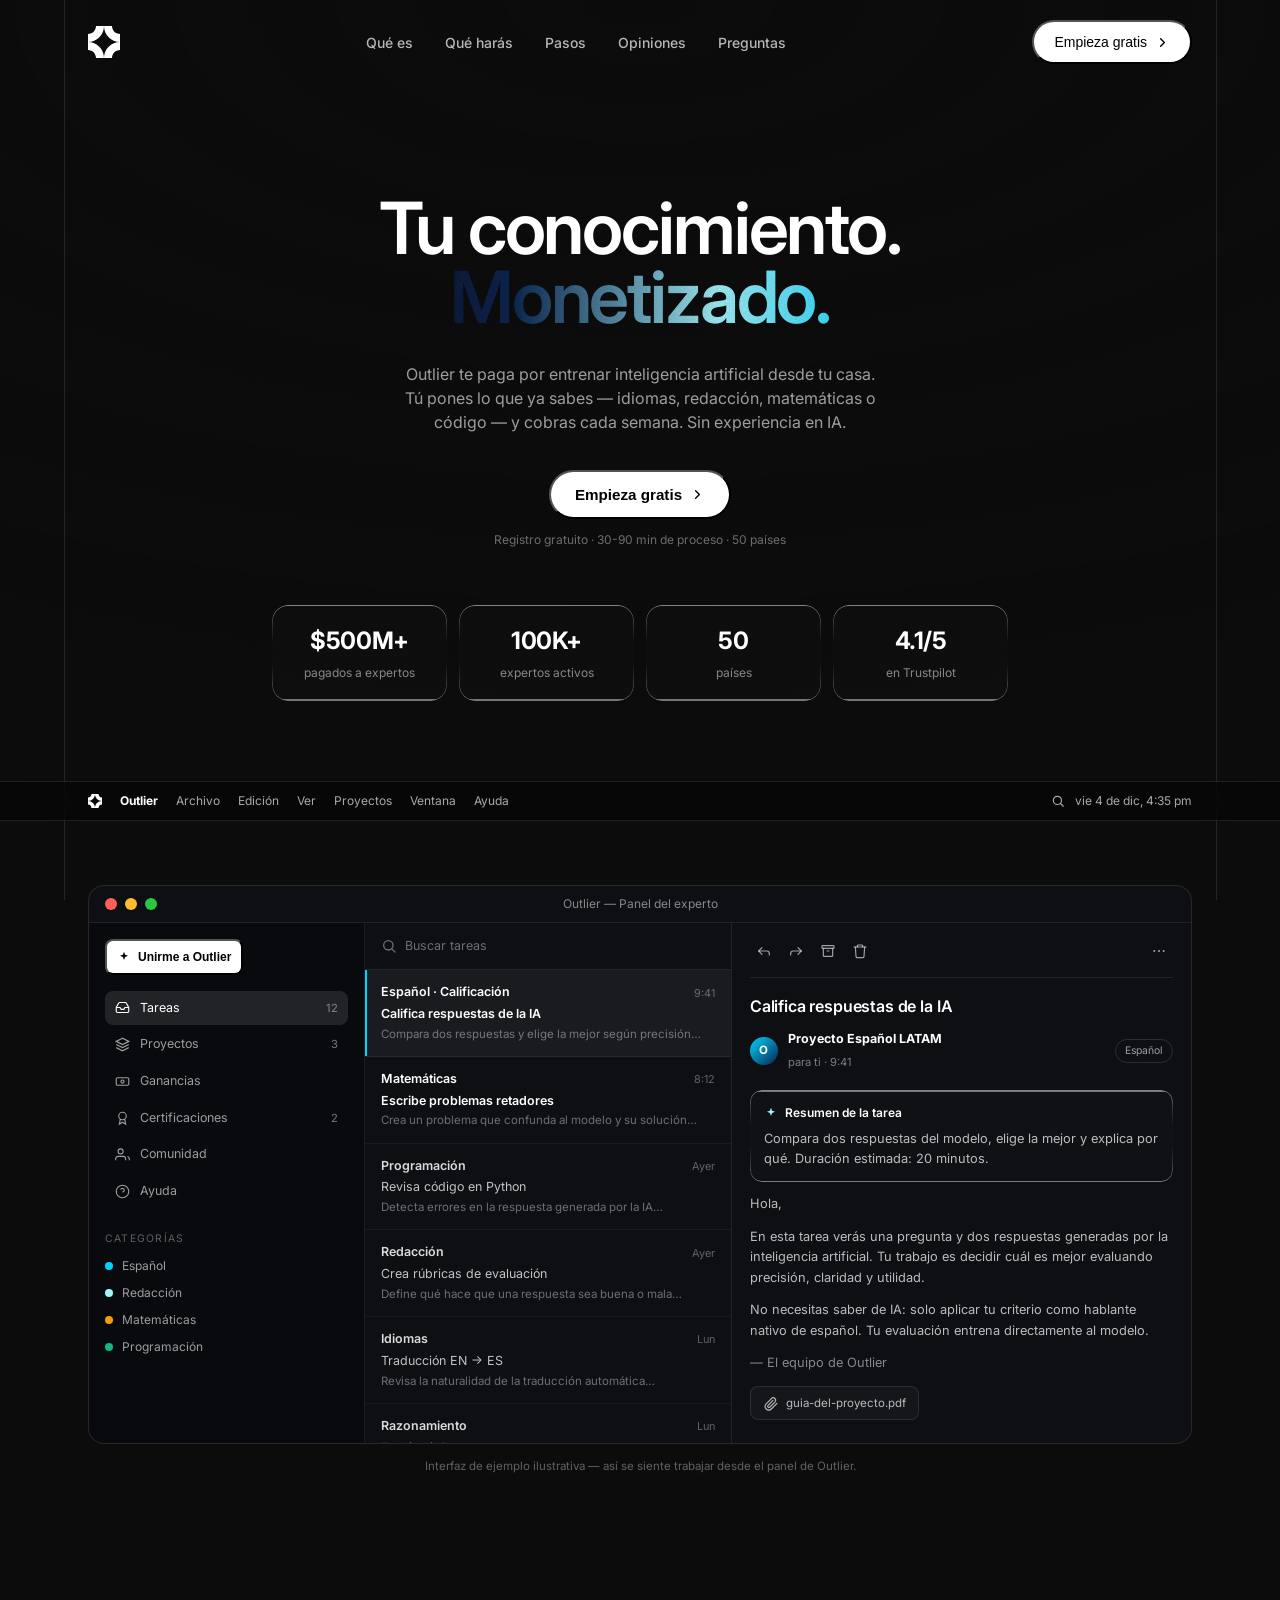
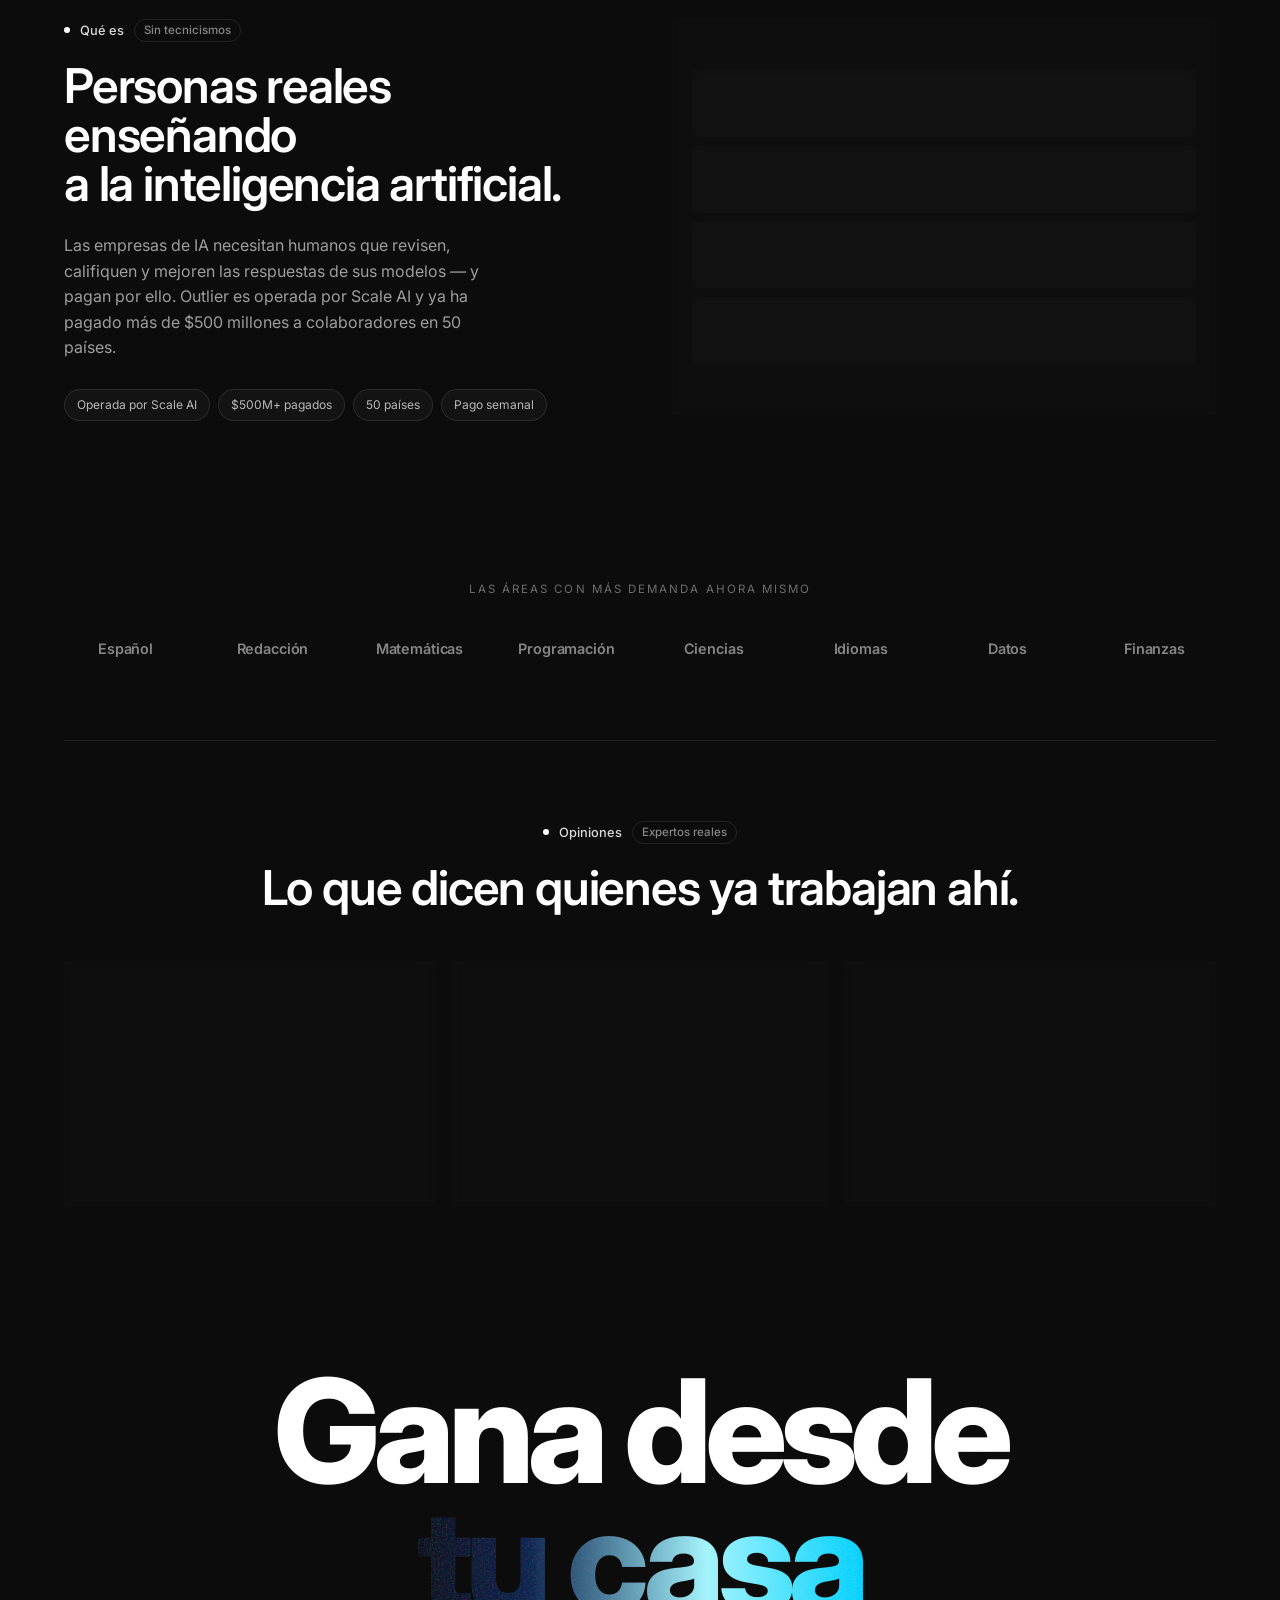
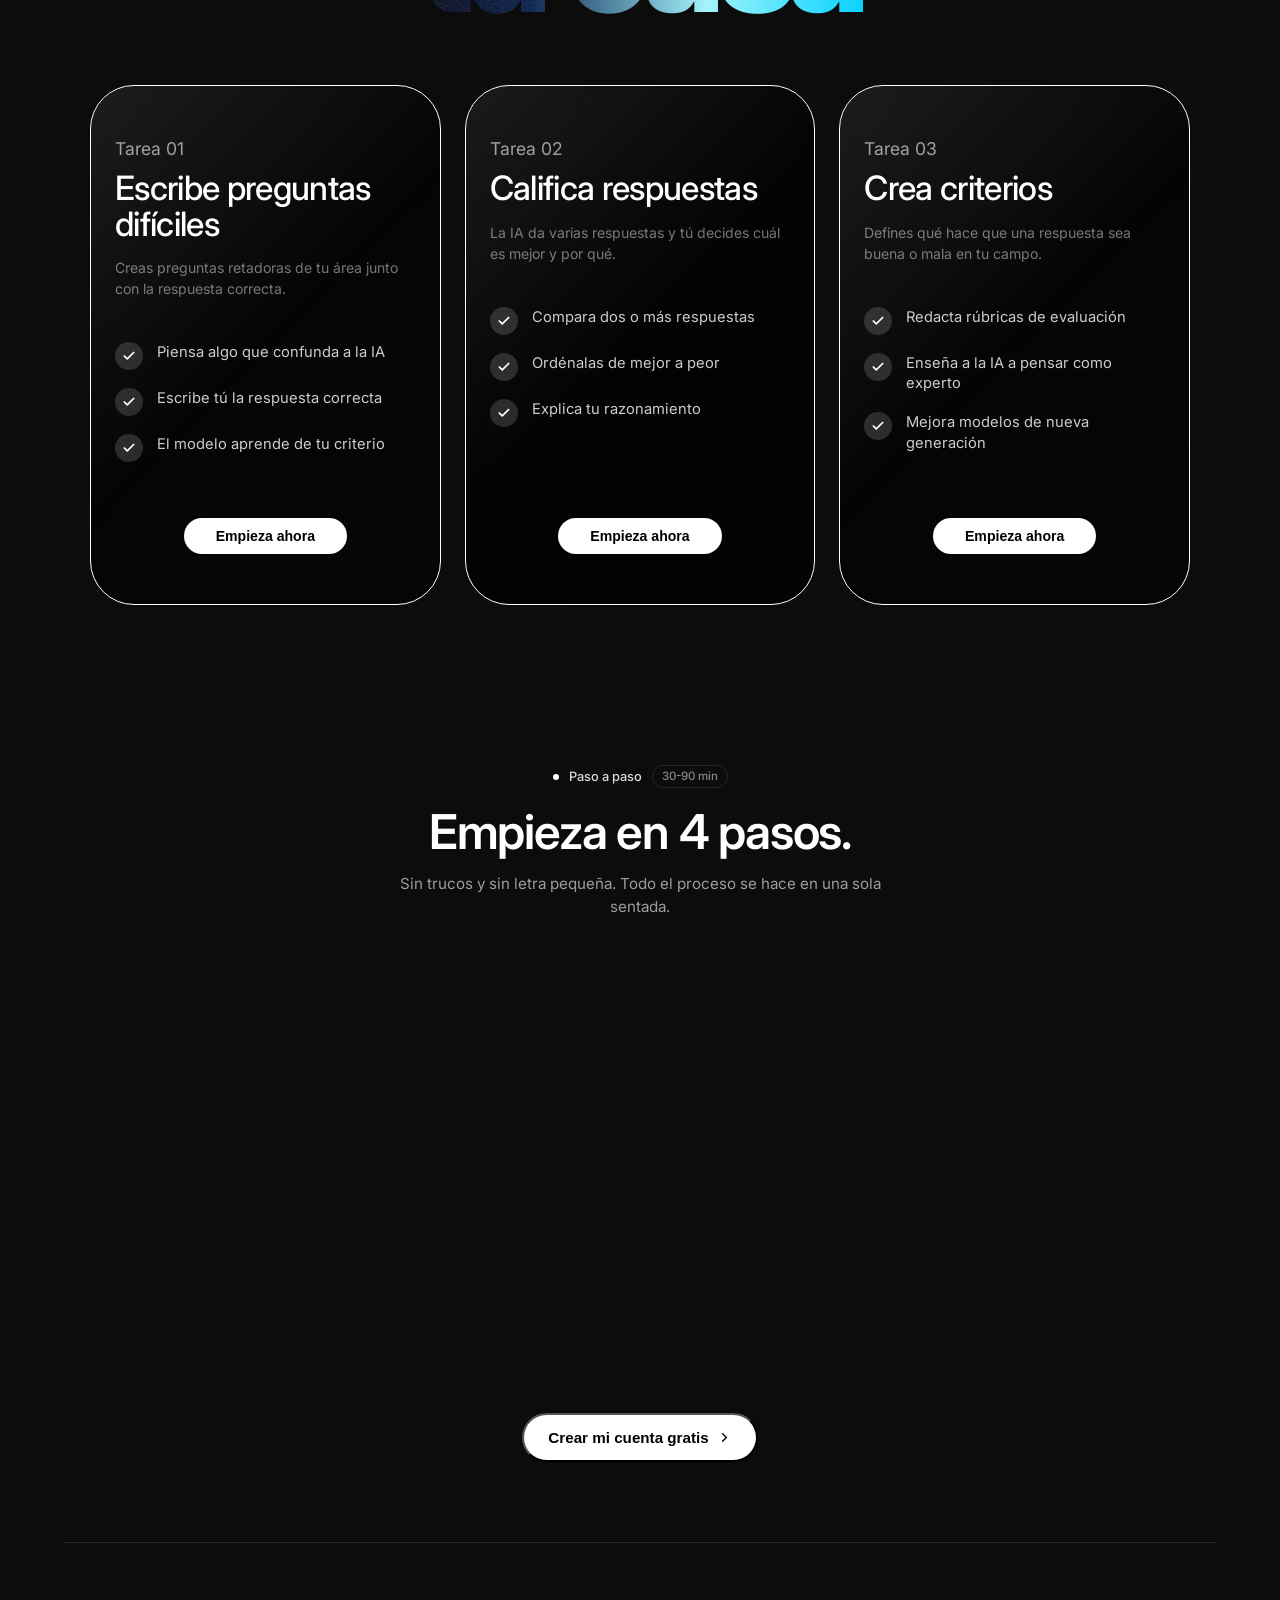
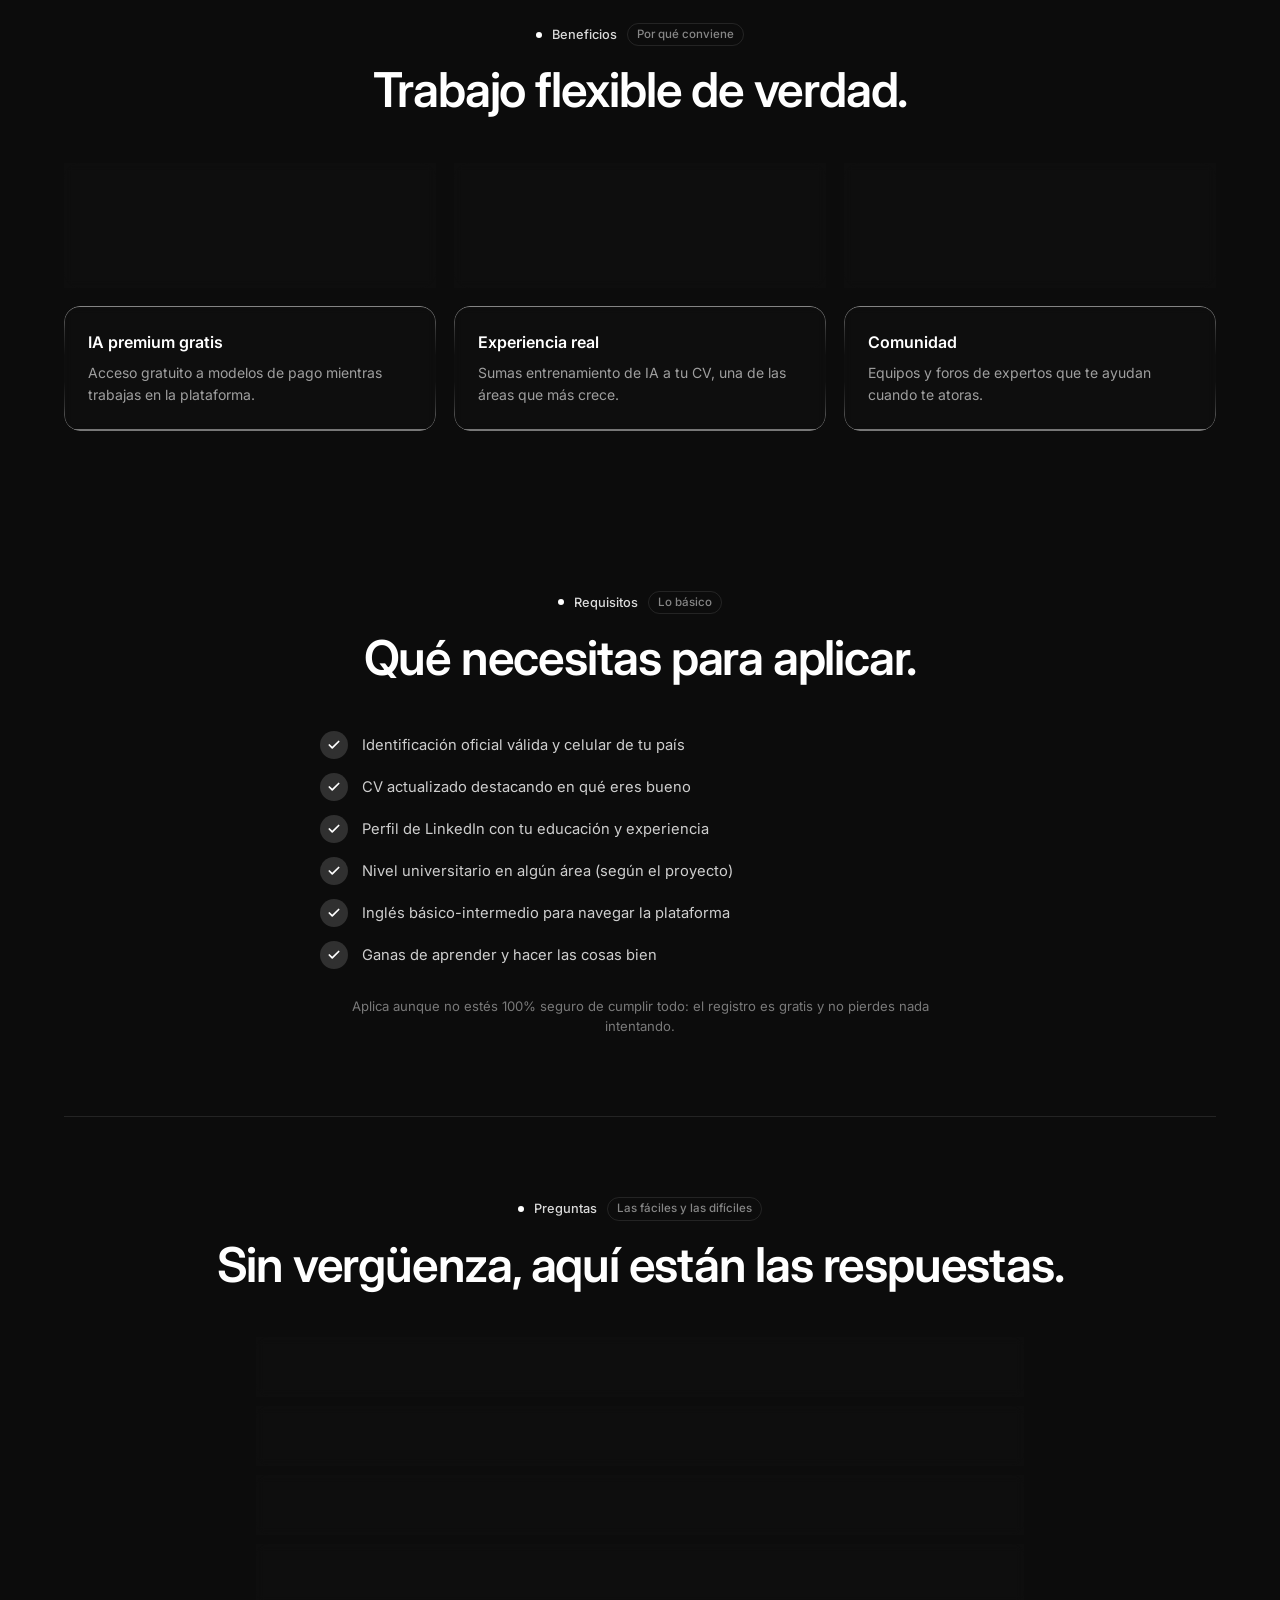
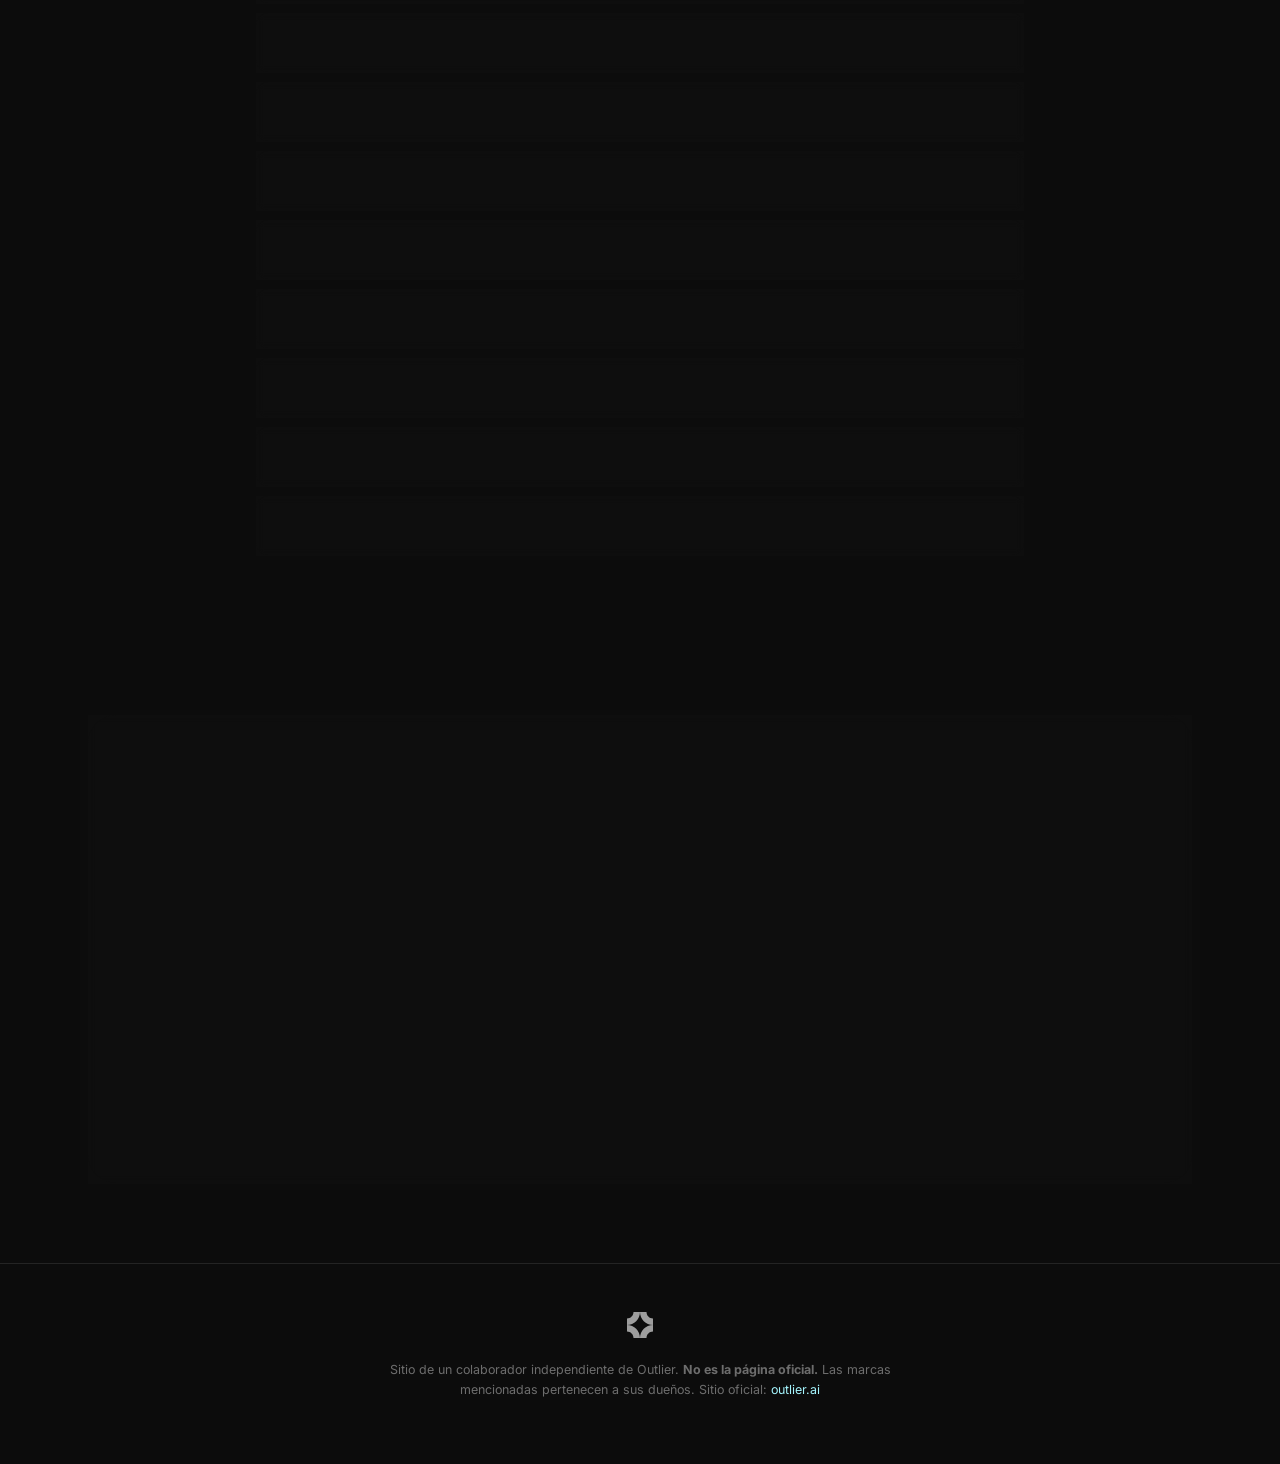
<file: index.html>
<!DOCTYPE html>
<html lang="es">
<head>
<meta charset="UTF-8">
<meta name="viewport" content="width=device-width, initial-scale=1.0">
<title>Gana con Outlier — Trabaja desde casa entrenando IA</title>
<meta name="description" content="Gana dinero desde casa entrenando inteligencia artificial con Outlier. Sin horarios, sin experiencia en IA, pago semanal. Registro gratis.">
<link rel="preconnect" href="https://fonts.googleapis.com">
<link rel="preconnect" href="https://fonts.gstatic.com" crossorigin>
<link href="https://fonts.googleapis.com/css2?family=Inter:wght@400;500;600;700;800;900&display=swap" rel="stylesheet">
<link rel="stylesheet" href="style.css">
</head>
<body>

<!-- ===== FILTROS SVG DE RUIDO ===== -->
<svg class="svg-defs" width="0" height="0" aria-hidden="true">
  <filter id="c3-noise">
    <feTurbulence type="fractalNoise" baseFrequency="0.9" numOctaves="2" stitchTiles="stitch" />
    <feColorMatrix type="matrix" values="0 0 0 0 0  0 0 0 0 0  0 0 0 0 0  0 0 0 0.35 0" />
    <feComposite in2="SourceGraphic" operator="in" result="noise" />
    <feBlend in="SourceGraphic" in2="noise" mode="multiply" />
  </filter>
  <filter id="c3-noise-wm">
    <feTurbulence type="fractalNoise" baseFrequency="0.5" numOctaves="2" stitchTiles="stitch" />
    <feComponentTransfer><feFuncA type="linear" slope="0.075" /></feComponentTransfer>
    <feComposite in2="SourceGraphic" operator="in" result="noise" />
    <feBlend in="SourceGraphic" in2="noise" mode="overlay" />
  </filter>
</svg>

<!-- ===== VIDEO DE FONDO ===== -->
<div class="bg-video">
  <video autoplay loop muted playsinline
    src="https://d8j0ntlcm91z4.cloudfront.net/user_38xzZboKViGWJOttwIXH07lWA1P/hf_20260508_064122_c4750c0e-7476-4b44-94a2-a85a65c63bf2.mp4"></video>
</div>
<div class="bg-scrim"></div>

<!-- ===== LÍNEAS GUÍA ===== -->
<div class="guide guide--l"></div>
<div class="guide guide--r"></div>

<!-- ===== NAVBAR ===== -->
<header class="navbar">
  <div class="wrap navbar__inner">
    <a href="#" class="logomark" aria-label="Inicio">
      <svg viewBox="0 0 256 256" fill="currentColor"><path d="M 0 128 C 70.692 128 128 185.308 128 256 L 64 256 C 64 220.654 35.346 192 0 192 Z M 256 192 C 220.654 192 192 220.654 192 256 L 128 256 C 128 185.308 185.308 128 256 128 Z M 128 0 C 128 70.692 70.692 128 0 128 L 0 64 C 35.346 64 64 35.346 64 0 Z M 192 0 C 192 35.346 220.654 64 256 64 L 256 128 C 185.308 128 128 70.692 128 0 Z"/></svg>
    </a>
    <nav class="navlinks" id="nav">
      <a href="#que-es" style="--d:.10s">Qué es</a>
      <a href="#tareas" style="--d:.15s">Qué harás</a>
      <a href="#pasos" style="--d:.20s">Pasos</a>
      <a href="#opiniones" style="--d:.25s">Opiniones</a>
      <a href="#faq" style="--d:.30s">Preguntas</a>
      <button type="button" class="pill pill--white navlinks__cta" data-capture>
        Empieza gratis
        <svg class="ico ico--chev" viewBox="0 0 24 24" fill="none" stroke="currentColor" stroke-width="2.2" stroke-linecap="round" stroke-linejoin="round"><path d="M9 18l6-6-6-6"/></svg>
      </button>
    </nav>
    <button type="button" class="pill pill--white navbar__cta" data-capture>
      Empieza gratis
      <svg class="ico ico--chev" viewBox="0 0 24 24" fill="none" stroke="currentColor" stroke-width="2.2" stroke-linecap="round" stroke-linejoin="round"><path d="M9 18l6-6-6-6"/></svg>
    </button>
    <button class="menu-btn" id="menuBtn" aria-label="Menú">
      <svg viewBox="0 0 24 24" fill="none" stroke="currentColor" stroke-width="2" stroke-linecap="round"><path d="M4 8h16M4 16h16"/></svg>
    </button>
  </div>
</header>

<!-- ===== HERO ===== -->
<section class="hero">
  <h1 class="hero__title">
    <span class="hero__l1">Tu conocimiento.</span>
    <span class="hero__l2 shiny">Monetizado.</span>
  </h1>
  <p class="hero__sub">Outlier te paga por entrenar inteligencia artificial desde tu casa. Tú pones lo que ya sabes — idiomas, redacción, matemáticas o código — y cobras cada semana. Sin experiencia en IA.</p>
  <div class="hero__cta">
    <button type="button" class="pill pill--white pill--lg" data-capture>
      Empieza gratis
      <svg class="ico ico--chev" viewBox="0 0 24 24" fill="none" stroke="currentColor" stroke-width="2.2" stroke-linecap="round" stroke-linejoin="round"><path d="M9 18l6-6-6-6"/></svg>
    </button>
    <p class="hero__note">Registro gratuito · 30-90 min de proceso · 50 países</p>
  </div>
  <div class="hero__stats">
    <div class="stat liquid-glass"><strong>$500M+</strong><span>pagados a expertos</span></div>
    <div class="stat liquid-glass"><strong>100K+</strong><span>expertos activos</span></div>
    <div class="stat liquid-glass"><strong>50</strong><span>países</span></div>
    <div class="stat liquid-glass"><strong>4.1/5</strong><span>en Trustpilot</span></div>
  </div>
</section>

<!-- ===== BARRA ESTILO macOS ===== -->
<div class="menubar">
  <div class="wrap menubar__inner">
    <div class="menubar__left">
      <svg class="menubar__logo" viewBox="0 0 256 256" fill="currentColor"><path d="M 0 128 C 70.692 128 128 185.308 128 256 L 64 256 C 64 220.654 35.346 192 0 192 Z M 256 192 C 220.654 192 192 220.654 192 256 L 128 256 C 128 185.308 185.308 128 256 128 Z M 128 0 C 128 70.692 70.692 128 0 128 L 0 64 C 35.346 64 64 35.346 64 0 Z M 192 0 C 192 35.346 220.654 64 256 64 L 256 128 C 185.308 128 128 70.692 128 0 Z"/></svg>
      <span class="menubar__brand">Outlier</span>
      <span>Archivo</span><span>Edición</span><span>Ver</span>
      <span class="hide-sm">Proyectos</span><span class="hide-md">Ventana</span><span class="hide-md">Ayuda</span>
    </div>
    <div class="menubar__right">
      <svg class="ico" viewBox="0 0 24 24" fill="none" stroke="currentColor" stroke-width="2" stroke-linecap="round"><circle cx="11" cy="11" r="7"/><path d="M21 21l-4.3-4.3"/></svg>
      <span id="menubarDate">lun 27 jul 1:09 PM</span>
    </div>
  </div>
</div>

<!-- ===== VENTANA MOCKUP ===== -->
<section class="window-section wrap">
  <div class="mac-window">
    <div class="mac-window__bar">
      <span class="dot" style="background:#ff5f57"></span>
      <span class="dot" style="background:#febc2e"></span>
      <span class="dot" style="background:#28c840"></span>
      <span class="mac-window__title">Outlier — Panel del experto</span>
    </div>
    <div class="mac-window__body">

      <aside class="pane pane--side">
        <button type="button" class="side-cta" data-capture>
          <svg class="ico" viewBox="0 0 24 24" fill="currentColor"><path d="M12 3l1.9 5.1L19 10l-5.1 1.9L12 17l-1.9-5.1L5 10l5.1-1.9z"/></svg>
          Unirme a Outlier
        </button>
        <nav class="side-nav">
          <span class="side-nav__item is-active">
            <svg class="ico" viewBox="0 0 24 24" fill="none" stroke="currentColor" stroke-width="1.8"><path d="M22 12h-6l-2 3h-4l-2-3H2"/><path d="M5.5 5.5L2 12v6a2 2 0 002 2h16a2 2 0 002-2v-6l-3.5-6.5A2 2 0 0016.7 4H7.3a2 2 0 00-1.8 1.5z"/></svg>
            Tareas <em>12</em>
          </span>
          <span class="side-nav__item">
            <svg class="ico" viewBox="0 0 24 24" fill="none" stroke="currentColor" stroke-width="1.8"><path d="M12 2L2 7l10 5 10-5-10-5z"/><path d="M2 17l10 5 10-5"/><path d="M2 12l10 5 10-5"/></svg>
            Proyectos <em>3</em>
          </span>
          <span class="side-nav__item">
            <svg class="ico" viewBox="0 0 24 24" fill="none" stroke="currentColor" stroke-width="1.8"><rect x="2" y="6" width="20" height="12" rx="2"/><circle cx="12" cy="12" r="2.5"/></svg>
            Ganancias
          </span>
          <span class="side-nav__item">
            <svg class="ico" viewBox="0 0 24 24" fill="none" stroke="currentColor" stroke-width="1.8"><circle cx="12" cy="8" r="6"/><path d="M15.5 13l1.5 8-5-3-5 3 1.5-8"/></svg>
            Certificaciones <em>2</em>
          </span>
          <span class="side-nav__item">
            <svg class="ico" viewBox="0 0 24 24" fill="none" stroke="currentColor" stroke-width="1.8"><path d="M17 21v-2a4 4 0 00-4-4H5a4 4 0 00-4 4v2"/><circle cx="9" cy="7" r="4"/><path d="M23 21v-2a4 4 0 00-3-3.9"/></svg>
            Comunidad
          </span>
          <span class="side-nav__item">
            <svg class="ico" viewBox="0 0 24 24" fill="none" stroke="currentColor" stroke-width="1.8"><circle cx="12" cy="12" r="10"/><path d="M9.1 9a3 3 0 015.8 1c0 2-3 3-3 3"/><path d="M12 17h.01"/></svg>
            Ayuda
          </span>
        </nav>
        <p class="side-title">Categorías</p>
        <div class="side-labels">
          <span><i style="background:#00d2ff"></i>Español</span>
          <span><i style="background:#A4F4FD"></i>Redacción</span>
          <span><i style="background:#f59e0b"></i>Matemáticas</span>
          <span><i style="background:#10b981"></i>Programación</span>
        </div>
      </aside>

      <div class="pane pane--list">
        <div class="list-search">
          <svg class="ico" viewBox="0 0 24 24" fill="none" stroke="currentColor" stroke-width="2" stroke-linecap="round"><circle cx="11" cy="11" r="7"/><path d="M21 21l-4.3-4.3"/></svg>
          <span>Buscar tareas</span>
        </div>
        <div class="task is-unread is-active">
          <div class="task__top"><b>Español · Calificación</b><time>9:41</time></div>
          <p class="task__subject">Califica respuestas de la IA</p>
          <p class="task__preview">Compara dos respuestas y elige la mejor según precisión…</p>
        </div>
        <div class="task is-unread">
          <div class="task__top"><b>Matemáticas</b><time>8:12</time></div>
          <p class="task__subject">Escribe problemas retadores</p>
          <p class="task__preview">Crea un problema que confunda al modelo y su solución…</p>
        </div>
        <div class="task">
          <div class="task__top"><b>Programación</b><time>Ayer</time></div>
          <p class="task__subject">Revisa código en Python</p>
          <p class="task__preview">Detecta errores en la respuesta generada por la IA…</p>
        </div>
        <div class="task">
          <div class="task__top"><b>Redacción</b><time>Ayer</time></div>
          <p class="task__subject">Crea rúbricas de evaluación</p>
          <p class="task__preview">Define qué hace que una respuesta sea buena o mala…</p>
        </div>
        <div class="task">
          <div class="task__top"><b>Idiomas</b><time>Lun</time></div>
          <p class="task__subject">Traducción EN → ES</p>
          <p class="task__preview">Revisa la naturalidad de la traducción automática…</p>
        </div>
        <div class="task">
          <div class="task__top"><b>Razonamiento</b><time>Lun</time></div>
          <p class="task__subject">Evalúa lógica paso a paso</p>
          <p class="task__preview">Marca en qué paso el modelo se equivocó…</p>
        </div>
      </div>

      <div class="pane pane--reader">
        <div class="reader__tools">
          <span class="tool"><svg class="ico" viewBox="0 0 24 24" fill="none" stroke="currentColor" stroke-width="1.8" stroke-linecap="round"><path d="M9 17l-5-5 5-5"/><path d="M20 18v-2a4 4 0 00-4-4H4"/></svg></span>
          <span class="tool"><svg class="ico" viewBox="0 0 24 24" fill="none" stroke="currentColor" stroke-width="1.8" stroke-linecap="round"><path d="M15 17l5-5-5-5"/><path d="M4 18v-2a4 4 0 014-4h12"/></svg></span>
          <span class="tool"><svg class="ico" viewBox="0 0 24 24" fill="none" stroke="currentColor" stroke-width="1.8"><rect x="3" y="4" width="18" height="4" rx="1"/><path d="M5 8v11a1 1 0 001 1h12a1 1 0 001-1V8"/><path d="M10 12h4"/></svg></span>
          <span class="tool"><svg class="ico" viewBox="0 0 24 24" fill="none" stroke="currentColor" stroke-width="1.8" stroke-linecap="round"><path d="M3 6h18"/><path d="M8 6V4a1 1 0 011-1h6a1 1 0 011 1v2"/><path d="M19 6l-1 14a2 2 0 01-2 2H8a2 2 0 01-2-2L5 6"/></svg></span>
          <span class="tool tool--end"><svg class="ico" viewBox="0 0 24 24" fill="currentColor"><circle cx="5" cy="12" r="1.6"/><circle cx="12" cy="12" r="1.6"/><circle cx="19" cy="12" r="1.6"/></svg></span>
        </div>
        <h3 class="reader__title">Califica respuestas de la IA</h3>
        <div class="reader__meta">
          <span class="avatar">O</span>
          <div><b>Proyecto Español LATAM</b><span>para ti · 9:41</span></div>
          <span class="tag">Español</span>
        </div>
        <div class="reader__body">
          <div class="summary liquid-glass">
            <p class="summary__head">
              <svg class="ico" viewBox="0 0 24 24" fill="currentColor"><path d="M12 3l1.9 5.1L19 10l-5.1 1.9L12 17l-1.9-5.1L5 10l5.1-1.9z"/></svg>
              Resumen de la tarea
            </p>
            <p>Compara dos respuestas del modelo, elige la mejor y explica por qué. Duración estimada: 20 minutos.</p>
          </div>
          <p>Hola,</p>
          <p>En esta tarea verás una pregunta y dos respuestas generadas por la inteligencia artificial. Tu trabajo es decidir cuál es mejor evaluando precisión, claridad y utilidad.</p>
          <p>No necesitas saber de IA: solo aplicar tu criterio como hablante nativo de español. Tu evaluación entrena directamente al modelo.</p>
          <p class="muted">— El equipo de Outlier</p>
          <span class="attach">
            <svg class="ico" viewBox="0 0 24 24" fill="none" stroke="currentColor" stroke-width="1.8" stroke-linecap="round"><path d="M21 12.5l-8.5 8.5a5.5 5.5 0 01-7.8-7.8L13 5a3.7 3.7 0 015.2 5.2l-8.2 8.2a1.85 1.85 0 01-2.6-2.6L15 8"/></svg>
            guia-del-proyecto.pdf
          </span>
        </div>
      </div>

    </div>
  </div>
  <p class="mockup-note">Interfaz de ejemplo ilustrativa — así se siente trabajar desde el panel de Outlier.</p>
</section>

<!-- ===== QUÉ ES ===== -->
<section class="section wrap two-col" id="que-es">
  <div class="two-col__left reveal">
    <p class="eyebrow"><i></i>Qué es <span class="eyebrow__tag">Sin tecnicismos</span></p>
    <h2 class="h2">Personas reales enseñando<br>a la inteligencia artificial.</h2>
    <p class="lead">Las empresas de IA necesitan humanos que revisen, califiquen y mejoren las respuestas de sus modelos — y pagan por ello. Outlier es operada por Scale AI y ya ha pagado más de $500 millones a colaboradores en 50 países.</p>
    <div class="chips">
      <span class="chip">Operada por Scale AI</span>
      <span class="chip">$500M+ pagados</span>
      <span class="chip">50 países</span>
      <span class="chip">Pago semanal</span>
    </div>
  </div>
  <div class="two-col__right reveal" style="--d:.12s">
    <div class="panel liquid-glass">
      <p class="panel__head">Una semana tipo · ejemplo ilustrativo</p>
      <div class="panel__row liquid-glass">
        <div class="panel__label"><span class="dot-s" style="background:#00d2ff"></span>Español <em>2 tareas</em></div>
        <p>Calificar respuestas · ~2 h</p>
      </div>
      <div class="panel__row liquid-glass">
        <div class="panel__label"><span class="dot-s" style="background:#f59e0b"></span>Matemáticas <em>3 tareas</em></div>
        <p>Escribir problemas retadores · ~3 h</p>
      </div>
      <div class="panel__row liquid-glass">
        <div class="panel__label"><span class="dot-s" style="background:#10b981"></span>Programación <em>1 tarea</em></div>
        <p>Revisar código generado · ~1 h</p>
      </div>
      <div class="panel__row liquid-glass">
        <div class="panel__label"><span class="dot-s" style="background:#A4F4FD"></span>Total <em>~6 horas</em></div>
        <p>Tú decides cuántas horas y cuándo</p>
      </div>
      <p class="panel__foot">Las tareas y tarifas dependen de tu perfil, tu área y la demanda.</p>
    </div>
  </div>
</section>

<!-- ===== ÁREAS ===== -->
<section class="section wrap cloud">
  <p class="kicker reveal">Las áreas con más demanda ahora mismo</p>
  <div class="cloud__grid">
    <span class="reveal" style="--d:.00s">Español</span>
    <span class="reveal" style="--d:.05s">Redacción</span>
    <span class="reveal" style="--d:.10s">Matemáticas</span>
    <span class="reveal" style="--d:.15s">Programación</span>
    <span class="reveal" style="--d:.20s">Ciencias</span>
    <span class="reveal" style="--d:.25s">Idiomas</span>
    <span class="reveal" style="--d:.30s">Datos</span>
    <span class="reveal" style="--d:.35s">Finanzas</span>
  </div>
</section>

<!-- ===== OPINIONES ===== -->
<section class="section wrap bordered" id="opiniones">
  <p class="eyebrow eyebrow--center reveal"><i></i>Opiniones <span class="eyebrow__tag">Expertos reales</span></p>
  <h2 class="h2 h2--center reveal">Lo que dicen quienes ya trabajan ahí.</h2>
  <div class="quotes">
    <figure class="quote liquid-glass reveal">
      <blockquote>“Outlier me cambió la vida. Tengo mucha más tranquilidad y puedo trabajar desde donde sea, cuando quiera. Ahora tengo tiempo para mí y mis pasatiempos sin terminar agotado.”</blockquote>
      <figcaption><b>Enzo D.</b><span>Especialista en idiomas</span><em>Países Bajos</em></figcaption>
    </figure>
    <figure class="quote liquid-glass reveal" style="--d:.10s">
      <blockquote>“El trabajo es entretenido. Aprendo de una variedad enorme de temas porque cada vez que ves una tarea aprendes algo nuevo.”</blockquote>
      <figcaption><b>Daliah B.</b><span>Especialista en idiomas</span><em>Alemania</em></figcaption>
    </figure>
    <figure class="quote liquid-glass reveal" style="--d:.20s">
      <blockquote>“Veo Outlier como una gran oportunidad para trabajar con flexibilidad, mejorar tus habilidades y ganar más dinero a tu propio ritmo.”</blockquote>
      <figcaption><b>Vaibhav</b><span>Experto en programación</span><em>Outlier</em></figcaption>
    </figure>
  </div>
</section>

<!-- ===== QUÉ HARÁS (marca de agua + tarjetas) ===== -->
<section class="c3-section" id="tareas">
  <div class="c3-watermark-container">
    <div class="c3-watermark-main">
      <span class="c3-watermark-line-1">Gana desde</span>
      <span class="c3-watermark-line-2">tu casa</span>
    </div>
  </div>
  <div class="c3-grid">
    <article class="c3-card reveal">
      <p class="c3-tier-small">Tarea 01</p>
      <p class="c3-tier-large">Escribe preguntas difíciles</p>
      <p class="c3-desc">Creas preguntas retadoras de tu área junto con la respuesta correcta.</p>
      <ul class="c3-list">
        <li><span class="c3-check"><svg viewBox="0 0 24 24" fill="none" stroke="#fff" stroke-width="3" stroke-linecap="round" stroke-linejoin="round"><path d="M20 6L9 17l-5-5"/></svg></span>Piensa algo que confunda a la IA</li>
        <li><span class="c3-check"><svg viewBox="0 0 24 24" fill="none" stroke="#fff" stroke-width="3" stroke-linecap="round" stroke-linejoin="round"><path d="M20 6L9 17l-5-5"/></svg></span>Escribe tú la respuesta correcta</li>
        <li><span class="c3-check"><svg viewBox="0 0 24 24" fill="none" stroke="#fff" stroke-width="3" stroke-linecap="round" stroke-linejoin="round"><path d="M20 6L9 17l-5-5"/></svg></span>El modelo aprende de tu criterio</li>
      </ul>
      <button type="button" class="c3-btn" data-capture>Empieza ahora</button>
    </article>
    <article class="c3-card c3-card-pro reveal" style="--d:.10s">
      <p class="c3-tier-small">Tarea 02</p>
      <p class="c3-tier-large">Califica respuestas</p>
      <p class="c3-desc">La IA da varias respuestas y tú decides cuál es mejor y por qué.</p>
      <ul class="c3-list">
        <li><span class="c3-check"><svg viewBox="0 0 24 24" fill="none" stroke="#fff" stroke-width="3" stroke-linecap="round" stroke-linejoin="round"><path d="M20 6L9 17l-5-5"/></svg></span>Compara dos o más respuestas</li>
        <li><span class="c3-check"><svg viewBox="0 0 24 24" fill="none" stroke="#fff" stroke-width="3" stroke-linecap="round" stroke-linejoin="round"><path d="M20 6L9 17l-5-5"/></svg></span>Ordénalas de mejor a peor</li>
        <li><span class="c3-check"><svg viewBox="0 0 24 24" fill="none" stroke="#fff" stroke-width="3" stroke-linecap="round" stroke-linejoin="round"><path d="M20 6L9 17l-5-5"/></svg></span>Explica tu razonamiento</li>
      </ul>
      <button type="button" class="c3-btn" data-capture>Empieza ahora</button>
    </article>
    <article class="c3-card reveal" style="--d:.20s">
      <p class="c3-tier-small">Tarea 03</p>
      <p class="c3-tier-large">Crea criterios</p>
      <p class="c3-desc">Defines qué hace que una respuesta sea buena o mala en tu campo.</p>
      <ul class="c3-list">
        <li><span class="c3-check"><svg viewBox="0 0 24 24" fill="none" stroke="#fff" stroke-width="3" stroke-linecap="round" stroke-linejoin="round"><path d="M20 6L9 17l-5-5"/></svg></span>Redacta rúbricas de evaluación</li>
        <li><span class="c3-check"><svg viewBox="0 0 24 24" fill="none" stroke="#fff" stroke-width="3" stroke-linecap="round" stroke-linejoin="round"><path d="M20 6L9 17l-5-5"/></svg></span>Enseña a la IA a pensar como experto</li>
        <li><span class="c3-check"><svg viewBox="0 0 24 24" fill="none" stroke="#fff" stroke-width="3" stroke-linecap="round" stroke-linejoin="round"><path d="M20 6L9 17l-5-5"/></svg></span>Mejora modelos de nueva generación</li>
      </ul>
      <button type="button" class="c3-btn" data-capture>Empieza ahora</button>
    </article>
  </div>
</section>

<!-- ===== PASOS ===== -->
<section class="section wrap" id="pasos">
  <p class="eyebrow eyebrow--center reveal"><i></i>Paso a paso <span class="eyebrow__tag">30-90 min</span></p>
  <h2 class="h2 h2--center reveal">Empieza en 4 pasos.</h2>
  <p class="sub reveal">Sin trucos y sin letra pequeña. Todo el proceso se hace en una sola sentada.</p>
  <div class="steps">
    <div class="step liquid-glass reveal">
      <span class="step__n">1</span>
      <div><h3>Crea tu cuenta</h3><p>Regístrate gratis con tu correo. Toma unos 5 minutos.</p></div>
    </div>
    <div class="step liquid-glass reveal" style="--d:.08s">
      <span class="step__n">2</span>
      <div><h3>Completa tu perfil</h3><p>Sube tu CV, conecta LinkedIn y marca <b>todas</b> tus áreas de conocimiento.</p></div>
    </div>
    <div class="step liquid-glass reveal" style="--d:.16s">
      <span class="step__n">3</span>
      <div><h3>Verifica tu identidad</h3><p>Identificación oficial y celular. Proceso estándar y seguro.</p></div>
    </div>
    <div class="step liquid-glass reveal" style="--d:.24s">
      <span class="step__n">4</span>
      <div><h3>Haz las pruebas y gana</h3><p>Realiza las evaluaciones con calma. Al aprobarlas te asignan proyectos pagados.</p></div>
    </div>
  </div>
  <div class="center reveal">
    <button type="button" class="pill pill--white pill--lg" data-capture>
      Crear mi cuenta gratis
      <svg class="ico ico--chev" viewBox="0 0 24 24" fill="none" stroke="currentColor" stroke-width="2.2" stroke-linecap="round" stroke-linejoin="round"><path d="M9 18l6-6-6-6"/></svg>
    </button>
  </div>
</section>

<!-- ===== BENEFICIOS ===== -->
<section class="section wrap bordered" id="beneficios">
  <p class="eyebrow eyebrow--center reveal"><i></i>Beneficios <span class="eyebrow__tag">Por qué conviene</span></p>
  <h2 class="h2 h2--center reveal">Trabajo flexible de verdad.</h2>
  <div class="grid-3">
    <div class="mini liquid-glass reveal"><h3>100% desde casa</h3><p>Trabaja desde tu cuarto, un café o la playa. Solo necesitas internet.</p></div>
    <div class="mini liquid-glass reveal" style="--d:.06s"><h3>Sin horario mínimo</h3><p>¿Solo tienes dos horas el domingo? Perfecto, tú decides.</p></div>
    <div class="mini liquid-glass reveal" style="--d:.12s"><h3>Pago semanal</h3><p>Cobras cada semana por el trabajo aprobado, más bonos por calidad.</p></div>
    <div class="mini liquid-glass reveal" style="--d:.18s"><h3>IA premium gratis</h3><p>Acceso gratuito a modelos de pago mientras trabajas en la plataforma.</p></div>
    <div class="mini liquid-glass reveal" style="--d:.24s"><h3>Experiencia real</h3><p>Sumas entrenamiento de IA a tu CV, una de las áreas que más crece.</p></div>
    <div class="mini liquid-glass reveal" style="--d:.30s"><h3>Comunidad</h3><p>Equipos y foros de expertos que te ayudan cuando te atoras.</p></div>
  </div>
</section>

<!-- ===== REQUISITOS ===== -->
<section class="section wrap" id="requisitos">
  <p class="eyebrow eyebrow--center reveal"><i></i>Requisitos <span class="eyebrow__tag">Lo básico</span></p>
  <h2 class="h2 h2--center reveal">Qué necesitas para aplicar.</h2>
  <ul class="checklist reveal">
    <li><span class="c3-check"><svg viewBox="0 0 24 24" fill="none" stroke="#fff" stroke-width="3" stroke-linecap="round" stroke-linejoin="round"><path d="M20 6L9 17l-5-5"/></svg></span>Identificación oficial válida y celular de tu país</li>
    <li><span class="c3-check"><svg viewBox="0 0 24 24" fill="none" stroke="#fff" stroke-width="3" stroke-linecap="round" stroke-linejoin="round"><path d="M20 6L9 17l-5-5"/></svg></span>CV actualizado destacando en qué eres bueno</li>
    <li><span class="c3-check"><svg viewBox="0 0 24 24" fill="none" stroke="#fff" stroke-width="3" stroke-linecap="round" stroke-linejoin="round"><path d="M20 6L9 17l-5-5"/></svg></span>Perfil de LinkedIn con tu educación y experiencia</li>
    <li><span class="c3-check"><svg viewBox="0 0 24 24" fill="none" stroke="#fff" stroke-width="3" stroke-linecap="round" stroke-linejoin="round"><path d="M20 6L9 17l-5-5"/></svg></span>Nivel universitario en algún área (según el proyecto)</li>
    <li><span class="c3-check"><svg viewBox="0 0 24 24" fill="none" stroke="#fff" stroke-width="3" stroke-linecap="round" stroke-linejoin="round"><path d="M20 6L9 17l-5-5"/></svg></span>Inglés básico-intermedio para navegar la plataforma</li>
    <li><span class="c3-check"><svg viewBox="0 0 24 24" fill="none" stroke="#fff" stroke-width="3" stroke-linecap="round" stroke-linejoin="round"><path d="M20 6L9 17l-5-5"/></svg></span>Ganas de aprender y hacer las cosas bien</li>
  </ul>
  <p class="tip reveal">Aplica aunque no estés 100% seguro de cumplir todo: el registro es gratis y no pierdes nada intentando.</p>
</section>

<!-- ===== FAQ ===== -->
<section class="section wrap bordered" id="faq">
  <p class="eyebrow eyebrow--center reveal"><i></i>Preguntas <span class="eyebrow__tag">Las fáciles y las difíciles</span></p>
  <h2 class="h2 h2--center reveal">Sin vergüenza, aquí están las respuestas.</h2>
  <div class="faq">
    <div class="faq__item liquid-glass reveal"><button class="faq__q">¿Es gratis registrarse?<span class="faq__x">+</span></button><div class="faq__a"><p>Sí, 100% gratis. Outlier <b>nunca</b> te pedirá dinero para registrarte ni para trabajar. Si alguien te cobra por entrar, es una estafa.</p></div></div>
    <div class="faq__item liquid-glass reveal"><button class="faq__q">¿Es estafa o es real?<span class="faq__x">+</span></button><div class="faq__a"><p>Es real. Outlier es operada por <b>Scale AI</b>, empresa tecnológica de San Francisco. Ha pagado más de <b>$500 millones</b> a expertos en 50 países y tiene 4.1/5 en Trustpilot con miles de reseñas.</p></div></div>
    <div class="faq__item liquid-glass reveal"><button class="faq__q">¿Necesito experiencia en inteligencia artificial?<span class="faq__x">+</span></button><div class="faq__a"><p>No. Solo necesitas conocimiento en <b>tu área</b>: idiomas, redacción, matemáticas, programación, ciencias, etc. La plataforma te enseña cómo hacer las tareas.</p></div></div>
    <div class="faq__item liquid-glass reveal"><button class="faq__q">¿Necesito título universitario?<span class="faq__x">+</span></button><div class="faq__a"><p>Depende del proyecto. La mayoría pide nivel universitario (estudiante, egresado o posgrado). Aun así conviene aplicar: el registro es gratis.</p></div></div>
    <div class="faq__item liquid-glass reveal"><button class="faq__q">¿Hay horario mínimo obligatorio?<span class="faq__x">+</span></button><div class="faq__a"><p>No. Trabajas cuando quieras, desde donde quieras, sin mínimo de horas. Tus ganancias dependen de las horas que decidas trabajar.</p></div></div>
    <div class="faq__item liquid-glass reveal"><button class="faq__q">¿Desde qué países puedo trabajar?<span class="faq__x">+</span></button><div class="faq__a"><p>Outlier opera en <b>50 países</b>. Necesitas identificación oficial y celular del país donde vives.</p></div></div>
    <div class="faq__item liquid-glass reveal"><button class="faq__q">¿Cuánto puedo ganar realmente?<span class="faq__x">+</span></button><div class="faq__a"><p>Varía según tu área y el proyecto asignado. Se paga por hora o tarea, más bonos por calidad, con <b>pagos semanales</b>. Siendo honestos: no es un sueldo fijo ni te harás rico — es un <b>ingreso extra flexible</b> que crece si trabajas más y mejor.</p></div></div>
    <div class="faq__item liquid-glass reveal"><button class="faq__q">¿Cómo y cuándo me pagan?<span class="faq__x">+</span></button><div class="faq__a"><p>Los pagos son <b>semanales</b> por el trabajo aprobado. El método depende de tu país y la plataforma te muestra las opciones al registrarte.</p></div></div>
    <div class="faq__item liquid-glass reveal"><button class="faq__q">¿Qué pasa si no paso las pruebas?<span class="faq__x">+</span></button><div class="faq__a"><p>No es el fin del mundo: puedes intentar en otras áreas. Por eso conviene hacerlas <b>con calma</b>, leyendo bien las instrucciones. De ellas depende que te asignen proyectos.</p></div></div>
    <div class="faq__item liquid-glass reveal"><button class="faq__q">¿Por qué me piden mi identificación?<span class="faq__x">+</span></button><div class="faq__a"><p>Para verificar que eres una persona real y mantener una comunidad confiable. Es un proceso estándar, como abrir una cuenta de banco.</p></div></div>
    <div class="faq__item liquid-glass reveal"><button class="faq__q">¿Necesito saber inglés?<span class="faq__x">+</span></button><div class="faq__a"><p>Sí, nivel básico-intermedio para moverte por la plataforma, aunque hay proyectos en español y otros idiomas.</p></div></div>
    <div class="faq__item liquid-glass reveal"><button class="faq__q">¿Siempre hay trabajo disponible?<span class="faq__x">+</span></button><div class="faq__a"><p>Honestamente: <b>no está garantizado</b>. Los proyectos llegan según tu perfil y la demanda. Completa tu perfil al 100%, marca todas tus áreas y haz muy bien las pruebas para aumentar tus oportunidades.</p></div></div>
  </div>
</section>

<!-- ===== CTA FINAL ===== -->
<section class="wrap final-wrap">
  <div class="final liquid-glass reveal">
    <div class="final__glow"></div>
    <h2 class="final__title">Cierra las dudas.<br>Empieza a ganar.</h2>
    <p class="final__sub">Miles de personas ya convierten lo que saben en un ingreso semanal desde su casa. El registro es gratis y toma menos de 90 minutos.</p>
    <div class="final__btns">
      <button type="button" class="pill pill--white pill--lg" data-capture>
        Empieza gratis
        <svg class="ico ico--chev" viewBox="0 0 24 24" fill="none" stroke="currentColor" stroke-width="2.2" stroke-linecap="round" stroke-linejoin="round"><path d="M9 18l6-6-6-6"/></svg>
      </button>
      <a class="pill pill--ghost pill--lg" href="#faq">
        Ver preguntas
        <svg class="ico ico--chev" viewBox="0 0 24 24" fill="none" stroke="currentColor" stroke-width="2.2" stroke-linecap="round" stroke-linejoin="round"><path d="M9 18l6-6-6-6"/></svg>
      </a>
    </div>
  </div>
</section>

<!-- ===== FOOTER ===== -->
<footer class="footer">
  <div class="wrap">
    <svg class="footer__logo" viewBox="0 0 256 256" fill="currentColor"><path d="M 0 128 C 70.692 128 128 185.308 128 256 L 64 256 C 64 220.654 35.346 192 0 192 Z M 256 192 C 220.654 192 192 220.654 192 256 L 128 256 C 128 185.308 185.308 128 256 128 Z M 128 0 C 128 70.692 70.692 128 0 128 L 0 64 C 35.346 64 64 35.346 64 0 Z M 192 0 C 192 35.346 220.654 64 256 64 L 256 128 C 185.308 128 128 70.692 128 0 Z"/></svg>
    <p class="footer__text">Sitio de un colaborador independiente de Outlier. <b>No es la página oficial.</b> Las marcas mencionadas pertenecen a sus dueños. Sitio oficial: <a href="https://outlier.ai" target="_blank" rel="noopener">outlier.ai</a></p>
  </div>
</footer>

<!-- ===== MODAL DE CAPTURA ===== -->
<div class="cap-overlay" id="capOverlay" aria-hidden="true">
  <div class="cap-modal" role="dialog" aria-modal="true" aria-labelledby="capTitle">
    <button class="cap-close" id="capClose" aria-label="Cerrar">&times;</button>
    <h3 class="cap-title" id="capTitle">Te acompaño en tus primeros pasos</h3>
    <p class="cap-sub">Déjame tus datos y te guío para que no te pierdas en el registro de Outlier. Es gratis.</p>
    <form id="capForm" class="cap-form" autocomplete="on">
      <input type="text" id="capNombre" name="nombre" placeholder="Tu nombre" required />
      <input type="email" id="capEmail" name="email" placeholder="Tu correo" required />
      <input type="tel" id="capWhats" name="whatsapp" placeholder="Tu WhatsApp (con lada, ej. +52...)" required />
      <!-- honeypot -->
      <input type="text" name="website" id="capWebsite" tabindex="-1" autocomplete="off"
             style="position:absolute;left:-9999px;opacity:0;height:0;width:0" aria-hidden="true" />
      <button type="submit" class="cap-submit" id="capSubmit">Continuar a Outlier &rarr;</button>
      <p class="cap-note" id="capNote"></p>
    </form>
  </div>
</div>

<script src="script.js"></script>
</body>
</html>
</file>
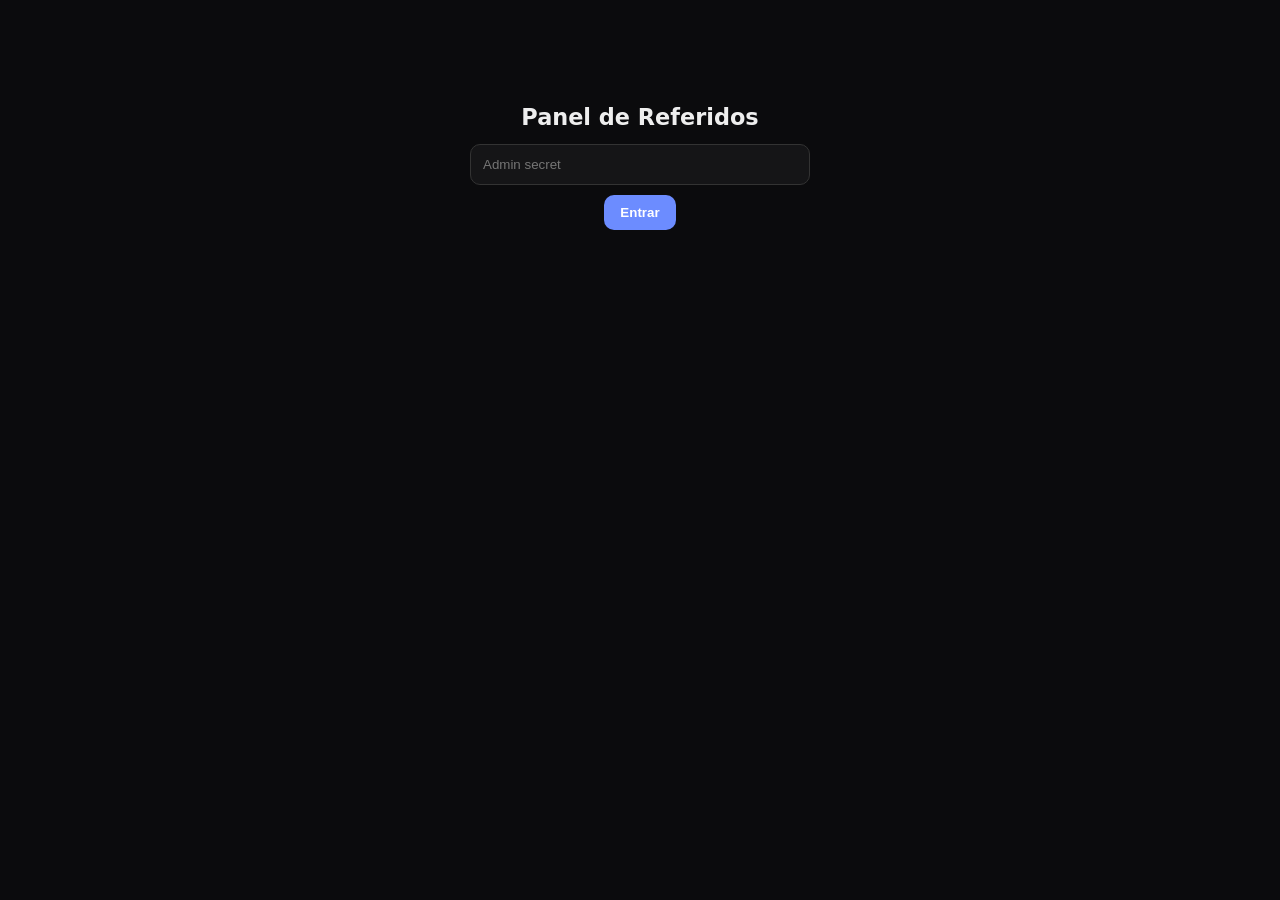
<file: admin.html>
<!DOCTYPE html>
<html lang="es">
<head>
<meta charset="UTF-8" />
<meta name="viewport" content="width=device-width, initial-scale=1" />
<meta name="robots" content="noindex,nofollow" />
<title>Panel · Referidos Outlier</title>
<style>
  * { box-sizing: border-box; margin: 0; padding: 0; }
  body { font-family: -apple-system, system-ui, sans-serif; background: #0b0b0d; color: #eee; padding: 24px; }
  h1 { font-size: 1.4rem; margin-bottom: 4px; }
  .muted { color: #888; font-size: .85rem; margin-bottom: 20px; }
  .gate { max-width: 340px; margin: 80px auto; text-align: center; }
  .gate input { width: 100%; padding: 12px; border-radius: 10px; border: 1px solid #333; background: #151517; color: #fff; margin: 10px 0; }
  .gate button, .btn { padding: 10px 16px; border-radius: 10px; border: 0; background: #6c8cff; color: #fff; font-weight: 700; cursor: pointer; }
  .metrics { display: grid; grid-template-columns: repeat(auto-fit, minmax(150px,1fr)); gap: 12px; margin-bottom: 22px; }
  .metric { background: #151517; border: 1px solid #262629; border-radius: 14px; padding: 16px; }
  .metric .n { font-size: 1.7rem; font-weight: 800; }
  .metric .l { font-size: .78rem; color: #8a8a8f; margin-top: 3px; text-transform: uppercase; letter-spacing: .05em; }
  .metric.risk .n { color: #ffb454; }
  .metric.secured .n { color: #6ede8a; }
  .tools { margin: 20px 0; display: flex; gap: 10px; flex-wrap: wrap; }
  textarea { width: 100%; background: #151517; color: #fff; border: 1px solid #333; border-radius: 8px; padding: 6px; font-size: .8rem; }
  code { background: #1a1a1d; padding: 1px 5px; border-radius: 5px; }

  .board { display: flex; gap: 12px; align-items: flex-start; overflow-x: auto; padding-bottom: 12px; }
  .col { flex: 1 1 0; min-width: 200px; background: #121215; border: 1px solid #232327; border-radius: 14px; padding: 10px; }
  .col-head { display: flex; justify-content: space-between; align-items: center; padding: 4px 6px 10px; }
  .col-name { font-weight: 800; font-size: .82rem; text-transform: uppercase; letter-spacing: .04em; color: #ccc; }
  .col-count { font-size: .78rem; color: #8a8a8f; }
  .col.drop-hover { background: #171a24; border-color: #6c8cff; }
  .card { background: #1a1a1e; border: 1px solid #2a2a2f; border-radius: 10px; padding: 10px; margin-bottom: 8px; cursor: grab; }
  .card:active { cursor: grabbing; }
  .card.dragging { opacity: .4; }
  .card .name { font-weight: 700; font-size: .9rem; margin-bottom: 4px; }
  .card .meta { font-size: .75rem; color: #9a9aa0; line-height: 1.5; }
  .card .meta b { color: #ddd; }
  .card .row { display: flex; justify-content: space-between; align-items: center; margin-top: 6px; }
  .pill { font-size: .7rem; padding: 2px 8px; border-radius: 999px; background: #262629; }
  .pill.aether { background: #2a2638; color: #b9a6ff; }
  .days { font-weight: 700; font-size: .78rem; }
  .days.warn { color: #ffb454; } .days.crit { color: #ff6b6b; } .days.ok { color: #6ede8a; }
  .wa { color: #25d366; text-decoration: none; font-weight: 700; font-size: .75rem; }
  .notas { width: 100%; margin-top: 6px; display: none; }
  .card.show-notas .notas { display: block; }
  .card .nbtn { float: right; color: #666; cursor: pointer; font-size: .7rem; }
  .toast { position: fixed; bottom: 20px; left: 50%; transform: translateX(-50%); background: #1d2a1d; border: 1px solid #3a5a3a; color: #9fe8a8; padding: 10px 18px; border-radius: 10px; font-size: .85rem; opacity: 0; transition: opacity .25s; pointer-events: none; }
  .toast.show { opacity: 1; }
  .waQueueBox { display: none; margin-bottom: 22px; }
</style>
</head>
<body>
<div id="gate" class="gate">
  <h1>Panel de Referidos</h1>
  <input type="password" id="secret" placeholder="Admin secret" />
  <button onclick="enter()">Entrar</button>
  <p id="gateErr" class="muted"></p>
</div>

<div id="app" style="display:none">
  <h1>Panel de Referidos Outlier</h1>
  <p class="muted">Arrastra un lead entre columnas para cambiar su etapa · dinero en juego · cola de WhatsApp</p>

  <div class="metrics" id="metrics"></div>

  <div class="tools">
    <button class="btn" onclick="load()">↻ Actualizar</button>
    <button class="btn" style="background:#333" onclick="toggleWA()">📱 Cola WhatsApp</button>
  </div>

  <div class="waQueueBox" id="waQueue"></div>

  <div class="board" id="board"></div>
</div>

<div class="toast" id="toast"></div>

<script>
var SECRET = '';
var STAGES = [];
var LEADS = [];
var DRAG_ID = null;

function enter() {
  SECRET = document.getElementById('secret').value.trim();
  load(true);
}
function toggleWA() {
  var q = document.getElementById('waQueue');
  q.style.display = q.style.display === 'none' ? 'block' : 'none';
}
function daysClass(d) { return d < 5 ? 'crit' : (d < 12 ? 'warn' : 'ok'); }

function waLink(num, nombre) {
  var msg = encodeURIComponent('Hola ' + nombre + ', soy Gael 👋 Te escribo para ver cómo vas con tu registro en Outlier y ayudarte a que arranques con tus primeras tareas. ¿Ya hiciste el assessment?');
  var clean = (num || '').replace(/[^0-9]/g, '');
  return 'https://wa.me/' + clean + '?text=' + msg;
}

function load(first) {
  fetch('/admin/data?secret=' + encodeURIComponent(SECRET))
    .then(function (r) { if (!r.ok) throw new Error('401'); return r.json(); })
    .then(function (d) {
      document.getElementById('gate').style.display = 'none';
      document.getElementById('app').style.display = 'block';
      STAGES = d.stages; LEADS = d.leads;
      renderMetrics(d.metrics); renderBoard(d.leads); renderWA(d.leads);
    })
    .catch(function () {
      if (first) document.getElementById('gateErr').textContent = 'Secret incorrecto.';
    });
}

function renderMetrics(m) {
  document.getElementById('metrics').innerHTML =
    metric(m.total, 'Total leads', '') +
    metric('$' + m.at_risk_usd, 'En riesgo', 'risk') +
    metric('$' + m.secured_usd, 'Asegurado', 'secured') +
    metric(m.conversion_pct + '%', 'Conversión', '');
}
function metric(n, l, cls) {
  return '<div class="metric ' + cls + '"><div class="n">' + n + '</div><div class="l">' + l + '</div></div>';
}

function renderBoard(leads) {
  var board = document.getElementById('board');
  board.innerHTML = '';
  STAGES.forEach(function (st) {
    var inCol = leads.filter(function (l) { return l.etapa === st; });
    var usd = inCol.reduce(function (a, l) { return a + (l.reward_usd || 0); }, 0);
    var col = document.createElement('div');
    col.className = 'col';
    col.dataset.stage = st;
    col.innerHTML =
      '<div class="col-head"><span class="col-name">' + esc(st) + '</span>' +
      '<span class="col-count">' + inCol.length + ' · $' + usd + '</span></div>';
    inCol.forEach(function (l) { col.appendChild(card(l)); });
    col.addEventListener('dragover', function (e) { e.preventDefault(); col.classList.add('drop-hover'); });
    col.addEventListener('dragleave', function () { col.classList.remove('drop-hover'); });
    col.addEventListener('drop', function (e) {
      e.preventDefault();
      col.classList.remove('drop-hover');
      if (DRAG_ID != null && st !== stageOf(DRAG_ID)) upd(DRAG_ID, st);
    });
    board.appendChild(col);
  });
}

function stageOf(id) {
  var l = LEADS.find(function (x) { return x.id === id; });
  return l ? l.etapa : null;
}

function card(l) {
  var el = document.createElement('div');
  el.className = 'card';
  el.draggable = true;
  el.dataset.id = l.id;
  var paid = l.etapa === 'pagado' || l.etapa === 'perdido';
  var dCls = paid ? 'ok' : daysClass(l.days_left);
  var wa = l.whatsapp
    ? '<a class="wa" target="_blank" href="' + waLink(l.whatsapp, l.nombre) + '">💬 wa ' + esc(l.whatsapp) + '</a>'
    : '<span style="color:#555">sin WhatsApp</span>';
  el.innerHTML =
    '<div class="name">' + esc(l.nombre) + ' <span class="nbtn" onclick="toggleNotas(this)">✎</span></div>' +
    '<div class="meta">' + esc(l.email) + '<br>' + wa + '</div>' +
    '<div class="row">' +
      '<span class="pill' + ((l.tipo || '') === 'Aether' ? ' aether' : '') + '">' + esc(l.tipo || 'Outlier') + '</span>' +
      '<span style="font-weight:700;font-size:.8rem">$' + (l.reward_usd || 0) + '</span>' +
      '<span class="days ' + dCls + '">' + (paid ? '—' : l.days_left + 'd') + '</span>' +
      '<span style="font-size:.75rem;color:#9a9aa0">' + (l.tasks_done || 0) + '/' + (l.tasks_total || 0) + '</span>' +
    '</div>' +
    '<textarea rows="1" class="notas" placeholder="Notas…" onblur="updNota(' + l.id + ', this.value)">' + esc(l.notas || '') + '</textarea>';
  el.addEventListener('dragstart', function () { DRAG_ID = l.id; el.classList.add('dragging'); });
  el.addEventListener('dragend', function () { DRAG_ID = null; el.classList.remove('dragging'); });
  return el;
}

function toggleNotas(btn) {
  btn.closest('.card').classList.toggle('show-notas');
}

function renderWA(leads) {
  var pending = leads.filter(function (l) {
    return ['registrado', 'assessment', 'estancado'].indexOf(l.etapa) >= 0;
  });
  document.getElementById('waQueue').innerHTML =
    '<h3 style="margin-bottom:10px">A quién escribirle hoy (' + pending.length + ')</h3>' +
    (pending.length ? pending.map(function (l) {
      return '<div style="padding:8px 0;border-bottom:1px solid #222">' +
        '<b>' + esc(l.nombre) + '</b> · ' + l.days_left + 'd restantes · etapa: ' + l.etapa +
        ' — <a class="wa" target="_blank" href="' + waLink(l.whatsapp, l.nombre) + '">Escribir por WhatsApp →</a></div>';
    }).join('') : '<p class="muted">Nadie pendiente. 🎉</p>');
}

function upd(id, etapa) {
  post('/admin/update', { id: id, etapa: etapa, notas: findNota(id) })
    .then(function (r) { return r.json(); })
    .then(function (d) {
      if (d.ok) { toast('Movido a «' + etapa + '» ✓'); load(); }
      else toast('Error: ' + (d.detail || '?'));
    })
    .catch(function () { toast('Error de red'); });
}
function updNota(id, notas) {
  var l = LEADS.find(function (x) { return x.id === id; });
  post('/admin/update', { id: id, etapa: l ? l.etapa : 'registrado', notas: notas });
}
function findNota(id) { var l = LEADS.find(function (x) { return x.id === id; }); return l ? (l.notas || '') : ''; }

function post(url, body) {
  return fetch(url + '?secret=' + encodeURIComponent(SECRET), {
    method: 'POST', headers: { 'Content-Type': 'application/json' }, body: JSON.stringify(body)
  });
}
function toast(msg) {
  var t = document.getElementById('toast');
  t.textContent = msg;
  t.classList.add('show');
  clearTimeout(t._h);
  t._h = setTimeout(function () { t.classList.remove('show'); }, 1800);
}
function esc(s) { return (s == null ? '' : String(s)).replace(/[&<>"]/g, function (c) {
  return { '&': '&amp;', '<': '&lt;', '>': '&gt;', '"': '&quot;' }[c]; }); }
</script>
</body>
</html>
</file>
<file: style.css>
/* ============ BASE ============ */
:root {
  --brand: #3D81E3;
  --cyan: #00d2ff;
  --ice: #A4F4FD;
  --wrap: 72rem;
}

* { margin: 0; padding: 0; box-sizing: border-box; }

html { scroll-behavior: smooth; }

body {
  font-family: 'Inter', system-ui, sans-serif;
  -webkit-font-smoothing: antialiased;
  background: #0c0c0c;
  color: #fff;
  line-height: 1.5;
  overflow-x: hidden;
  position: relative;
  min-height: 100vh;
}

::selection { background: rgba(61, 129, 227, .3); }

.svg-defs { position: absolute; width: 0; height: 0; }

.wrap { max-width: var(--wrap); margin: 0 auto; padding: 0 24px; }

a { color: inherit; text-decoration: none; }

.ico { width: 16px; height: 16px; display: block; }

/* ============ FONDO ============ */
.bg-video {
  position: fixed;
  inset: 0;
  z-index: 0;
  pointer-events: none;
}
.bg-video video {
  width: 100%;
  height: 100%;
  object-fit: cover;
  pointer-events: none;
}
.bg-scrim {
  position: fixed;
  inset: 0;
  z-index: 1;
  pointer-events: none;
  background:
    radial-gradient(120% 80% at 50% 0%, rgba(12,12,12,.35) 0%, rgba(12,12,12,.78) 55%, #0c0c0c 100%);
}

.guide {
  display: none;
  position: fixed;
  top: 0; bottom: 0;
  width: 1px;
  background: rgba(255,255,255,.1);
  z-index: 5;
  pointer-events: none;
  left: 50%;
}
.guide--l { transform: translateX(calc(-50% - 36rem)); }
.guide--r { transform: translateX(calc(-50% + 36rem)); }
@media (min-width: 768px) { .guide { display: block; } }

/* Todo el contenido va encima del video */
.navbar, .hero, .menubar, .window-section, .section, .c3-section, .final-wrap, .footer {
  position: relative;
  z-index: 10;
}

/* ============ LIQUID GLASS ============ */
.liquid-glass {
  background: rgba(255,255,255,0.01);
  background-blend-mode: luminosity;
  backdrop-filter: blur(4px);
  -webkit-backdrop-filter: blur(4px);
  border: none;
  box-shadow: inset 0 1px 1px rgba(255,255,255,0.1);
  position: relative;
  overflow: hidden;
}
.liquid-glass::before {
  content: '';
  position: absolute;
  inset: 0;
  border-radius: inherit;
  padding: 1.4px;
  background: linear-gradient(180deg,
    rgba(255,255,255,0.45) 0%, rgba(255,255,255,0.15) 20%,
    rgba(255,255,255,0) 40%, rgba(255,255,255,0) 60%,
    rgba(255,255,255,0.15) 80%, rgba(255,255,255,0.45) 100%);
  -webkit-mask: linear-gradient(#fff 0 0) content-box, linear-gradient(#fff 0 0);
  -webkit-mask-composite: xor;
  mask: linear-gradient(#fff 0 0) content-box, linear-gradient(#fff 0 0);
  mask-composite: exclude;
  pointer-events: none;
}

/* ============ BOTONES ============ */
.pill {
  display: inline-flex;
  align-items: center;
  justify-content: center;
  gap: 8px;
  border-radius: 999px;
  font-size: .875rem;
  font-weight: 500;
  padding: 12px 20px;
  transition: all .25s ease;
  white-space: nowrap;
}
.pill--white { background: #fff; color: #000; }
.pill--white:hover { background: rgba(255,255,255,.9); }
.pill:active { transform: scale(.98); }
.pill--ghost { border: 1px solid rgba(255,255,255,.15); color: #fff; }
.pill--ghost:hover { background: rgba(255,255,255,.05); }
.pill--lg { padding: 14px 24px; font-size: .95rem; font-weight: 600; }
.ico--chev { width: 15px; height: 15px; transition: transform .25s ease; }
.pill:hover .ico--chev { transform: translateX(2px); }

/* ============ NAVBAR ============ */
.navbar {
  padding: 20px 0;
  animation: dropIn .6s ease both;
}
.navbar__inner { display: flex; align-items: center; justify-content: space-between; gap: 16px; }
.logomark { width: 32px; height: 32px; color: #fff; }
.logomark svg { width: 100%; height: 100%; }
.navlinks { display: none; align-items: center; gap: 32px; }
.navlinks a {
  font-size: .875rem;
  font-weight: 500;
  color: rgba(255,255,255,.7);
  transition: color .2s;
  animation: dropIn .5s ease both;
  animation-delay: var(--d, 0s);
}
.navlinks a:hover { color: #fff; }
.navlinks__cta { display: none; }
.navbar__cta { display: none; }
.menu-btn {
  width: 40px; height: 40px;
  display: grid; place-items: center;
  border-radius: 999px;
  border: 1px solid rgba(255,255,255,.1);
  background: rgba(255,255,255,.05);
  color: #fff;
  cursor: pointer;
}
.menu-btn svg { width: 20px; height: 20px; }

@media (min-width: 880px) {
  .navlinks { display: flex; }
  .navbar__cta { display: inline-flex; }
  .menu-btn { display: none; }
}

/* Menú móvil desplegable */
@media (max-width: 879px) {
  .navlinks {
    position: absolute;
    top: 72px; left: 24px; right: 24px;
    flex-direction: column;
    align-items: stretch;
    gap: 0;
    padding: 8px 18px 18px;
    border-radius: 20px;
    background: rgba(10,10,12,.92);
    backdrop-filter: blur(16px);
    border: 1px solid rgba(255,255,255,.1);
    opacity: 0;
    transform: translateY(-12px);
    pointer-events: none;
    transition: all .3s ease;
    z-index: 60;
  }
  .navlinks.is-open { display: flex; opacity: 1; transform: translateY(0); pointer-events: auto; }
  .navlinks a { padding: 14px 0; border-bottom: 1px solid rgba(255,255,255,.08); animation: none; }
  .navlinks__cta { display: inline-flex; margin-top: 14px; border-bottom: none !important; color: #000 !important; }
}

/* ============ HERO ============ */
.hero {
  max-width: var(--wrap);
  margin: 0 auto;
  padding: 64px 24px 80px;
  text-align: center;
  display: flex;
  flex-direction: column;
  align-items: center;
}
.hero__title {
  font-size: clamp(2.5rem, 8vw, 4.5rem);
  font-weight: 600;
  letter-spacing: -.03em;
  line-height: .9;
  display: flex;
  flex-direction: column;
  gap: 4px;
  animation: heroIn .8s cubic-bezier(.22,1,.36,1) .3s both;
}
.shiny {
  background-image: linear-gradient(to right, #091020 0%, #0B2551 12.5%, #A4F4FD 32.5%, #00d2ff 50%, #0B2551 67.5%, #091020 87.5%, #091020 100%);
  background-size: 200% auto;
  -webkit-background-clip: text;
  background-clip: text;
  color: transparent;
  -webkit-text-fill-color: transparent;
  filter: url(#c3-noise);
  animation: shiny 6s linear infinite;
}
.hero__sub {
  margin-top: 32px;
  max-width: 30rem;
  font-size: 1rem;
  line-height: 1.5;
  color: rgba(255,255,255,.6);
  animation: heroIn .8s cubic-bezier(.22,1,.36,1) .5s both;
}
.hero__cta {
  margin-top: 36px;
  display: flex;
  flex-direction: column;
  align-items: center;
  gap: 12px;
  animation: heroIn .8s cubic-bezier(.22,1,.36,1) .7s both;
}
.hero__note { font-size: .75rem; color: rgba(255,255,255,.4); }
.hero__stats {
  margin-top: 56px;
  display: grid;
  grid-template-columns: repeat(2, 1fr);
  gap: 12px;
  width: 100%;
  max-width: 46rem;
  animation: heroIn .8s cubic-bezier(.22,1,.36,1) .85s both;
}
.stat { border-radius: 16px; padding: 18px 12px; }
.stat strong { display: block; font-size: 1.5rem; font-weight: 700; letter-spacing: -.02em; }
.stat span { font-size: .75rem; color: rgba(255,255,255,.5); }
@media (min-width: 700px) { .hero__stats { grid-template-columns: repeat(4, 1fr); } }
@media (min-width: 768px) { .hero { padding: 112px 24px 80px; } }

/* ============ MENUBAR macOS ============ */
.menubar {
  height: 40px;
  background: rgba(0,0,0,.4);
  backdrop-filter: blur(12px);
  -webkit-backdrop-filter: blur(12px);
  border-top: 1px solid rgba(255,255,255,.1);
  border-bottom: 1px solid rgba(255,255,255,.1);
  animation: fadeIn .6s ease .9s both;
}
.menubar__inner {
  height: 100%;
  display: flex;
  align-items: center;
  justify-content: space-between;
  font-size: .75rem;
  color: rgba(255,255,255,.65);
}
.menubar__left { display: flex; align-items: center; gap: 18px; }
.menubar__logo { width: 14px; height: 14px; color: #fff; }
.menubar__brand { font-weight: 700; color: #fff; }
.menubar__right { display: flex; align-items: center; gap: 10px; }
.menubar__right .ico { width: 14px; height: 14px; }
.hide-sm { display: none; }
.hide-md { display: none; }
@media (min-width: 640px) { .hide-sm { display: inline; } }
@media (min-width: 768px) { .hide-md { display: inline; } }

/* ============ VENTANA MOCKUP ============ */
.window-section { padding: 64px 24px; animation: winIn .8s cubic-bezier(.22,1,.36,1) 1.1s both; }
.mac-window {
  border-radius: 16px;
  overflow: hidden;
  border: 1px solid rgba(255,255,255,.1);
  background: rgba(14,16,20,.9);
  backdrop-filter: blur(24px);
  -webkit-backdrop-filter: blur(24px);
}
.mac-window__bar {
  display: flex;
  align-items: center;
  gap: 8px;
  padding: 12px 16px;
  border-bottom: 1px solid rgba(255,255,255,.08);
  position: relative;
}
.dot { width: 12px; height: 12px; border-radius: 50%; display: block; }
.mac-window__title {
  position: absolute;
  left: 0; right: 0;
  text-align: center;
  font-size: .75rem;
  color: rgba(255,255,255,.5);
  pointer-events: none;
}
.mac-window__body { display: grid; grid-template-columns: repeat(12, 1fr); height: 520px; }
.pane { overflow: hidden; }
.pane--side { grid-column: span 3; border-right: 1px solid rgba(255,255,255,.08); background: rgba(0,0,0,.3); padding: 16px; }
.pane--list { grid-column: span 4; border-right: 1px solid rgba(255,255,255,.08); }
.pane--reader { grid-column: span 5; padding: 14px 18px; overflow-y: auto; }

.side-cta {
  display: flex; align-items: center; justify-content: center; gap: 7px;
  background: #fff; color: #000;
  font-size: .75rem; font-weight: 600;
  border-radius: 8px; padding: 9px 10px;
  transition: background .2s;
}
.side-cta:hover { background: #eee; }
.side-cta .ico { width: 14px; height: 14px; }
.side-nav { margin-top: 16px; display: flex; flex-direction: column; gap: 2px; }
.side-nav__item {
  display: flex; align-items: center; gap: 10px;
  font-size: .78rem;
  color: rgba(255,255,255,.6);
  padding: 8px 10px;
  border-radius: 8px;
}
.side-nav__item .ico { width: 15px; height: 15px; flex-shrink: 0; }
.side-nav__item.is-active { background: rgba(255,255,255,.1); color: #fff; }
.side-nav__item em { margin-left: auto; font-style: normal; font-size: .7rem; color: rgba(255,255,255,.45); }
.side-title {
  margin: 22px 0 10px;
  font-size: .65rem;
  text-transform: uppercase;
  letter-spacing: .12em;
  color: rgba(255,255,255,.35);
}
.side-labels { display: flex; flex-direction: column; gap: 9px; }
.side-labels span { display: flex; align-items: center; gap: 9px; font-size: .75rem; color: rgba(255,255,255,.6); }
.side-labels i { width: 8px; height: 8px; border-radius: 50%; display: block; }

.list-search {
  display: flex; align-items: center; gap: 8px;
  padding: 14px 16px;
  border-bottom: 1px solid rgba(255,255,255,.08);
  font-size: .78rem;
  color: rgba(255,255,255,.4);
}
.task { padding: 13px 16px; border-bottom: 1px solid rgba(255,255,255,.05); }
.task.is-active { background: rgba(255,255,255,.05); box-shadow: inset 2px 0 0 var(--cyan); }
.task__top { display: flex; justify-content: space-between; align-items: center; gap: 8px; }
.task__top b { font-size: .78rem; font-weight: 600; color: rgba(255,255,255,.85); }
.task.is-unread .task__top b { color: #fff; }
.task__top time { font-size: .68rem; color: rgba(255,255,255,.35); }
.task__subject { margin-top: 3px; font-size: .78rem; color: rgba(255,255,255,.75); }
.task.is-unread .task__subject { font-weight: 600; color: #fff; }
.task__preview {
  margin-top: 2px; font-size: .72rem; color: rgba(255,255,255,.4);
  overflow: hidden; text-overflow: ellipsis; white-space: nowrap;
}

.reader__tools { display: flex; align-items: center; gap: 4px; padding-bottom: 12px; border-bottom: 1px solid rgba(255,255,255,.08); }
.tool { width: 28px; height: 28px; display: grid; place-items: center; border-radius: 6px; color: rgba(255,255,255,.6); }
.tool:hover { background: rgba(255,255,255,.05); }
.tool--end { margin-left: auto; }
.reader__title { margin-top: 16px; font-size: 1rem; font-weight: 600; letter-spacing: -.01em; }
.reader__meta { margin-top: 12px; display: flex; align-items: center; gap: 10px; }
.avatar {
  width: 28px; height: 28px; border-radius: 50%;
  display: grid; place-items: center;
  font-size: .72rem; font-weight: 700;
  background: linear-gradient(135deg, #00d2ff, #0B2551);
}
.reader__meta b { display: block; font-size: .78rem; }
.reader__meta span span, .reader__meta div span { font-size: .7rem; color: rgba(255,255,255,.45); }
.tag {
  margin-left: auto;
  font-size: .65rem;
  padding: 3px 9px;
  border-radius: 999px;
  border: 1px solid rgba(255,255,255,.12);
  color: rgba(255,255,255,.6);
}
.reader__body { margin-top: 18px; display: flex; flex-direction: column; gap: 12px; font-size: .8rem; color: rgba(255,255,255,.72); line-height: 1.6; }
.summary { border-radius: 12px; padding: 13px 14px; }
.summary__head { display: flex; align-items: center; gap: 7px; font-size: .75rem; font-weight: 600; color: #fff; margin-bottom: 6px; }
.summary__head .ico { width: 14px; height: 14px; color: var(--ice); }
.muted { color: rgba(255,255,255,.5); }
.attach {
  align-self: flex-start;
  display: inline-flex; align-items: center; gap: 7px;
  font-size: .72rem;
  padding: 7px 12px;
  border-radius: 8px;
  border: 1px solid rgba(255,255,255,.1);
  background: rgba(255,255,255,.03);
  color: rgba(255,255,255,.7);
}
.mockup-note { margin-top: 14px; text-align: center; font-size: .72rem; color: rgba(255,255,255,.35); }

@media (max-width: 900px) {
  .pane--side { display: none; }
  .pane--list { grid-column: span 5; }
  .pane--reader { grid-column: span 7; }
}
@media (max-width: 620px) {
  .pane--list { grid-column: span 12; }
  .pane--reader { display: none; }
  .mac-window__body { height: 440px; }
  .window-section { padding: 40px 20px; }
}

/* ============ SECCIONES ============ */
.section { padding: 80px 0; }
.bordered { border-top: 1px solid rgba(255,255,255,.1); }
.eyebrow { display: flex; align-items: center; gap: 10px; font-size: .8rem; font-weight: 500; color: rgba(255,255,255,.85); }
.eyebrow i { width: 6px; height: 6px; border-radius: 50%; background: #fff; display: block; }
.eyebrow__tag { padding: 2px 9px; border-radius: 999px; border: 1px solid rgba(255,255,255,.1); color: rgba(255,255,255,.5); font-size: .72rem; }
.eyebrow--center { justify-content: center; }
.h2 { margin-top: 20px; font-size: clamp(1.9rem, 4.5vw, 3rem); font-weight: 600; letter-spacing: -.025em; line-height: 1.02; }
.h2--center { text-align: center; }
.sub { margin: 16px auto 0; max-width: 34rem; text-align: center; color: rgba(255,255,255,.6); font-size: .95rem; }
.lead { margin-top: 24px; max-width: 28rem; color: rgba(255,255,255,.6); font-size: 1rem; line-height: 1.6; }
.center { margin-top: 48px; text-align: center; }
.kicker { text-align: center; font-size: .72rem; text-transform: uppercase; letter-spacing: .18em; color: rgba(255,255,255,.4); }

.two-col { display: grid; gap: 40px; align-items: start; }
@media (min-width: 860px) { .two-col { grid-template-columns: 1fr 1fr; gap: 64px; } }

.chips { margin-top: 28px; display: flex; flex-wrap: wrap; gap: 8px; }
.chip {
  font-size: .75rem; color: rgba(255,255,255,.7);
  padding: 6px 12px; border-radius: 999px;
  border: 1px solid rgba(255,255,255,.1);
  background: rgba(255,255,255,.03);
}

.panel { border-radius: 16px; padding: 20px; }
.panel__head { font-size: .75rem; color: rgba(255,255,255,.5); margin-bottom: 14px; }
.panel__row { border-radius: 12px; padding: 12px 14px; margin-bottom: 10px; }
.panel__label { display: flex; align-items: center; gap: 9px; font-size: .82rem; font-weight: 600; }
.panel__label em { margin-left: auto; font-style: normal; font-size: .72rem; font-weight: 400; color: rgba(255,255,255,.45); }
.panel__row p { margin-top: 4px; padding-left: 17px; font-size: .75rem; color: rgba(255,255,255,.5); }
.dot-s { width: 8px; height: 8px; border-radius: 50%; display: block; }
.panel__foot { margin-top: 14px; font-size: .7rem; color: rgba(255,255,255,.35); }

.cloud__grid {
  margin-top: 40px;
  display: grid;
  grid-template-columns: repeat(2, 1fr);
  gap: 24px;
  text-align: center;
}
.cloud__grid span { font-size: .9rem; font-weight: 600; letter-spacing: -.01em; color: rgba(255,255,255,.5); transition: color .25s; }
.cloud__grid span:hover { color: #fff; }
@media (min-width: 640px) { .cloud__grid { grid-template-columns: repeat(4, 1fr); } }
@media (min-width: 1024px) { .cloud__grid { grid-template-columns: repeat(8, 1fr); } }

.quotes { margin-top: 48px; display: grid; gap: 20px; }
@media (min-width: 860px) { .quotes { grid-template-columns: repeat(3, 1fr); } }
.quote { border-radius: 16px; padding: 24px; }
.quote blockquote { font-size: .875rem; line-height: 1.6; color: rgba(255,255,255,.8); }
.quote figcaption { margin-top: 24px; padding-top: 20px; border-top: 1px solid rgba(255,255,255,.1); }
.quote figcaption b { display: block; font-size: .875rem; font-weight: 600; }
.quote figcaption span { display: block; font-size: .75rem; color: rgba(255,255,255,.5); }
.quote figcaption em {
  display: block; margin-top: 6px;
  font-style: normal; font-size: .72rem; font-weight: 600;
  text-transform: uppercase; letter-spacing: .08em;
}

.steps { margin-top: 48px; display: grid; gap: 14px; max-width: 44rem; margin-left: auto; margin-right: auto; }
.step { display: flex; gap: 16px; align-items: flex-start; border-radius: 16px; padding: 20px; }
.step__n {
  flex-shrink: 0;
  width: 40px; height: 40px;
  display: grid; place-items: center;
  border-radius: 50%;
  font-weight: 700; font-size: 1rem;
  background: rgba(255,255,255,.1);
  box-shadow: inset 0 1px 1px rgba(255,255,255,.2);
}
.step h3 { font-size: 1rem; font-weight: 600; }
.step p { margin-top: 4px; font-size: .875rem; color: rgba(255,255,255,.6); }

.grid-3 { margin-top: 48px; display: grid; gap: 18px; grid-template-columns: 1fr; }
@media (min-width: 640px) { .grid-3 { grid-template-columns: repeat(2, 1fr); } }
@media (min-width: 960px) { .grid-3 { grid-template-columns: repeat(3, 1fr); } }
.mini { border-radius: 16px; padding: 24px; }
.mini h3 { font-size: 1rem; font-weight: 600; }
.mini p { margin-top: 8px; font-size: .875rem; color: rgba(255,255,255,.6); line-height: 1.6; }

.checklist { margin: 48px auto 0; max-width: 40rem; list-style: none; display: flex; flex-direction: column; gap: 14px; }
.checklist li { display: flex; align-items: center; gap: 14px; font-size: .92rem; color: rgba(255,255,255,.8); }
.tip { margin: 28px auto 0; max-width: 40rem; text-align: center; font-size: .82rem; color: rgba(255,255,255,.45); }

/* ============ FAQ ============ */
.faq { margin: 48px auto 0; max-width: 48rem; display: flex; flex-direction: column; gap: 10px; }
.faq__item { border-radius: 12px; }
.faq__q {
  width: 100%;
  display: flex; align-items: center; justify-content: space-between; gap: 16px;
  padding: 17px 20px;
  background: none; border: none;
  color: #fff; font-family: inherit; font-size: .95rem; font-weight: 600;
  text-align: left; cursor: pointer;
}
.faq__x { font-size: 1.3rem; font-weight: 300; color: var(--ice); transition: transform .3s ease; }
.faq__item.is-open .faq__x { transform: rotate(45deg); }
.faq__a { max-height: 0; overflow: hidden; transition: max-height .35s ease; }
.faq__a p { padding: 0 20px 18px; font-size: .875rem; line-height: 1.6; color: rgba(255,255,255,.6); }
.faq__a b { color: #fff; }

/* ============ SECCIÓN MARCA DE AGUA ============ */
.c3-section {
  position: relative;
  padding: 40px 20px 80px;
  display: flex;
  flex-direction: column;
  align-items: center;
  overflow-x: hidden;
}
.c3-watermark-container { position: relative; width: 100%; max-width: 1100px; text-align: center; margin-top: 40px; z-index: 2; }
.c3-watermark-main {
  font-size: 9rem;
  font-weight: 800;
  line-height: .9;
  letter-spacing: -.05em;
  filter: url(#c3-noise-wm);
  display: flex;
  flex-direction: column;
  align-items: center;
}
.c3-watermark-line-1 { color: #fff; }
.c3-watermark-line-2 {
  background: linear-gradient(to right, #091020 0%, #0B2551 25%, #A4F4FD 65%, #00d2ff 100%);
  -webkit-background-clip: text;
  background-clip: text;
  color: transparent;
  -webkit-text-fill-color: transparent;
}
.c3-grid {
  display: grid;
  grid-template-columns: repeat(3, 1fr);
  gap: 24px;
  width: 100%;
  max-width: 1100px;
  margin-top: 60px;
  position: relative;
  z-index: 3;
}
.c3-card {
  background: linear-gradient(135deg, rgba(0,0,0,.7), rgba(0,0,0,.4));
  backdrop-filter: blur(14px) brightness(.91);
  -webkit-backdrop-filter: blur(14px) brightness(.91);
  border: 1px solid rgba(255,255,255,1);
  border-radius: 44px;
  padding: 50px 24px;
  min-height: 520px;
  display: flex;
  flex-direction: column;
  transition: all .6s cubic-bezier(.22,1,.36,1);
  overflow: hidden;
  position: relative;
}
.c3-card::before {
  content: '';
  position: absolute;
  inset: 0;
  border-radius: inherit;
  background: linear-gradient(135deg, rgba(255,255,255,.1) 0%, rgba(255,255,255,0) 50%);
  pointer-events: none;
}
.c3-card:hover { background: rgba(15,15,15,.6); border-color: rgba(34,211,238,.7); transform: translateY(-12px) scale(1.01); }
.c3-card-pro { background: linear-gradient(135deg, rgba(0,0,0,.85), rgba(0,0,0,.55)); }
.c3-tier-small { font-size: 1.1rem; font-weight: 400; color: rgba(255,255,255,.6); }
.c3-tier-large { font-size: 2.1rem; font-weight: 500; letter-spacing: -.02em; color: #fff; margin-top: 8px; line-height: 1.05; }
.c3-desc { font-size: .88rem; color: rgba(255,255,255,.45); min-height: 3.2em; margin-top: 16px; margin-bottom: 40px; line-height: 1.5; }
.c3-list { list-style: none; }
.c3-list li { display: flex; align-items: flex-start; gap: 14px; font-size: .92rem; color: rgba(255,255,255,.8); margin-bottom: 18px; line-height: 1.4; }
.c3-check {
  width: 28px; height: 28px;
  border-radius: 50%;
  background: rgba(255,255,255,.15);
  display: inline-flex; align-items: center; justify-content: center;
  flex-shrink: 0;
}
.c3-check svg { width: 14px; height: 14px; }
.c3-btn {
  background: #fff; color: #000;
  padding: 10px 32px;
  border-radius: 100px;
  font-weight: 600; font-size: .88rem;
  margin-top: auto;
  border: none; cursor: pointer;
  align-self: center;
  transition: all .3s cubic-bezier(.22,1,.36,1);
}
.c3-btn:hover { background: #f5f5f5; transform: scale(1.02); box-shadow: 0 8px 24px rgba(255,255,255,.15); }

@media (max-width: 1024px) {
  .c3-watermark-main { font-size: 3.5rem; filter: none; }
  .c3-watermark-line-2 { background: none; -webkit-text-fill-color: #00d2ff; color: #00d2ff; }
  .c3-grid {
    display: flex;
    overflow-x: auto;
    scroll-snap-type: x mandatory;
    transform: none;
    width: 100vw;
    padding: 0 20px;
    gap: 16px;
    scrollbar-width: none;
  }
  .c3-grid::-webkit-scrollbar { display: none; }
  .c3-card { flex: 0 0 320px; scroll-snap-align: center; }
}

/* ============ CTA FINAL ============ */
.final-wrap { padding: 80px 24px; }
.final {
  border-radius: 28px;
  padding: 64px 32px;
  text-align: center;
  position: relative;
  overflow: hidden;
}
.final__glow {
  position: absolute;
  inset: 0;
  opacity: .3;
  pointer-events: none;
  background: radial-gradient(600px circle at 50% 0%, rgba(255,255,255,.15), transparent 70%);
}
.final__title { position: relative; font-size: clamp(2.2rem, 6vw, 3.75rem); font-weight: 600; letter-spacing: -.03em; line-height: 1.02; }
.final__sub { position: relative; margin: 24px auto 0; max-width: 30rem; font-size: .875rem; line-height: 1.6; color: rgba(255,255,255,.6); }
.final__btns { position: relative; margin-top: 32px; display: flex; flex-wrap: wrap; gap: 12px; justify-content: center; }
@media (min-width: 768px) { .final { padding: 96px 40px; } }

/* ============ FOOTER ============ */
.footer { padding: 48px 0 64px; border-top: 1px solid rgba(255,255,255,.1); text-align: center; }
.footer__logo { width: 26px; height: 26px; margin: 0 auto 16px; color: rgba(255,255,255,.6); }
.footer__text { max-width: 36rem; margin: 0 auto; font-size: .78rem; line-height: 1.6; color: rgba(255,255,255,.4); }
.footer__text a { color: var(--ice); }

/* ============ ANIMACIONES ============ */
@keyframes shiny {
  0% { background-position: -200% center; }
  100% { background-position: 200% center; }
}
@keyframes dropIn {
  from { opacity: 0; transform: translateY(-10px); }
  to { opacity: 1; transform: translateY(0); }
}
@keyframes heroIn {
  from { opacity: 0; transform: translateY(20px); }
  to { opacity: 1; transform: translateY(0); }
}
@keyframes winIn {
  from { opacity: 0; transform: translateY(40px); }
  to { opacity: 1; transform: translateY(0); }
}
@keyframes fadeIn {
  from { opacity: 0; }
  to { opacity: 1; }
}

.reveal {
  opacity: 0;
  transform: translateY(20px);
  transition: opacity .7s cubic-bezier(.22,1,.36,1), transform .7s cubic-bezier(.22,1,.36,1);
  transition-delay: var(--d, 0s);
}
.reveal.is-visible { opacity: 1; transform: translateY(0); }

@media (prefers-reduced-motion: reduce) {
  *, *::before, *::after { animation-duration: .01ms !important; transition-duration: .01ms !important; }
  .reveal { opacity: 1; transform: none; }
}

/* ===== MODAL DE CAPTURA ===== */
.cap-overlay {
  position: fixed; inset: 0; z-index: 1000;
  background: rgba(0, 0, 0, 0.66);
  backdrop-filter: blur(6px); -webkit-backdrop-filter: blur(6px);
  display: none; align-items: center; justify-content: center; padding: 20px;
}
.cap-overlay.is-open { display: flex; animation: capFade .18s ease; }
@keyframes capFade { from { opacity: 0 } to { opacity: 1 } }
.cap-modal {
  position: relative; width: 100%; max-width: 420px;
  background: #0d0d0f; color: #fff;
  border: 1px solid rgba(255,255,255,.12); border-radius: 20px;
  padding: 34px 28px; box-shadow: 0 30px 80px rgba(0,0,0,.5);
  animation: capRise .22s cubic-bezier(.2,.8,.2,1);
}
@keyframes capRise { from { transform: translateY(14px); opacity: 0 } to { transform: none; opacity: 1 } }
.cap-close {
  position: absolute; top: 14px; right: 16px; background: none; border: 0;
  color: rgba(255,255,255,.55); font-size: 28px; line-height: 1; cursor: pointer;
}
.cap-close:hover { color: #fff; }
.cap-title { font-size: 1.35rem; font-weight: 800; margin: 0 0 8px; letter-spacing: -.02em; }
.cap-sub { font-size: .92rem; color: rgba(255,255,255,.6); margin: 0 0 20px; line-height: 1.5; }
.cap-form { display: flex; flex-direction: column; gap: 11px; }
.cap-form input {
  width: 100%; padding: 13px 15px; border-radius: 12px;
  border: 1px solid rgba(255,255,255,.14); background: rgba(255,255,255,.04);
  color: #fff; font-size: .95rem; font-family: inherit;
}
.cap-form input::placeholder { color: rgba(255,255,255,.4); }
.cap-form input:focus { outline: none; border-color: #6c8cff; background: rgba(108,140,255,.08); }
.cap-submit {
  margin-top: 6px; padding: 14px; border: 0; border-radius: 12px; cursor: pointer;
  background: #fff; color: #0d0d0f; font-weight: 800; font-size: .98rem; font-family: inherit;
  transition: transform .12s ease, opacity .12s ease;
}
.cap-submit:hover { transform: translateY(-1px); }
.cap-submit:disabled { opacity: .6; cursor: default; }
.cap-note { min-height: 18px; margin: 6px 0 0; font-size: .82rem; color: #8fd39a; text-align: center; }
</file>
